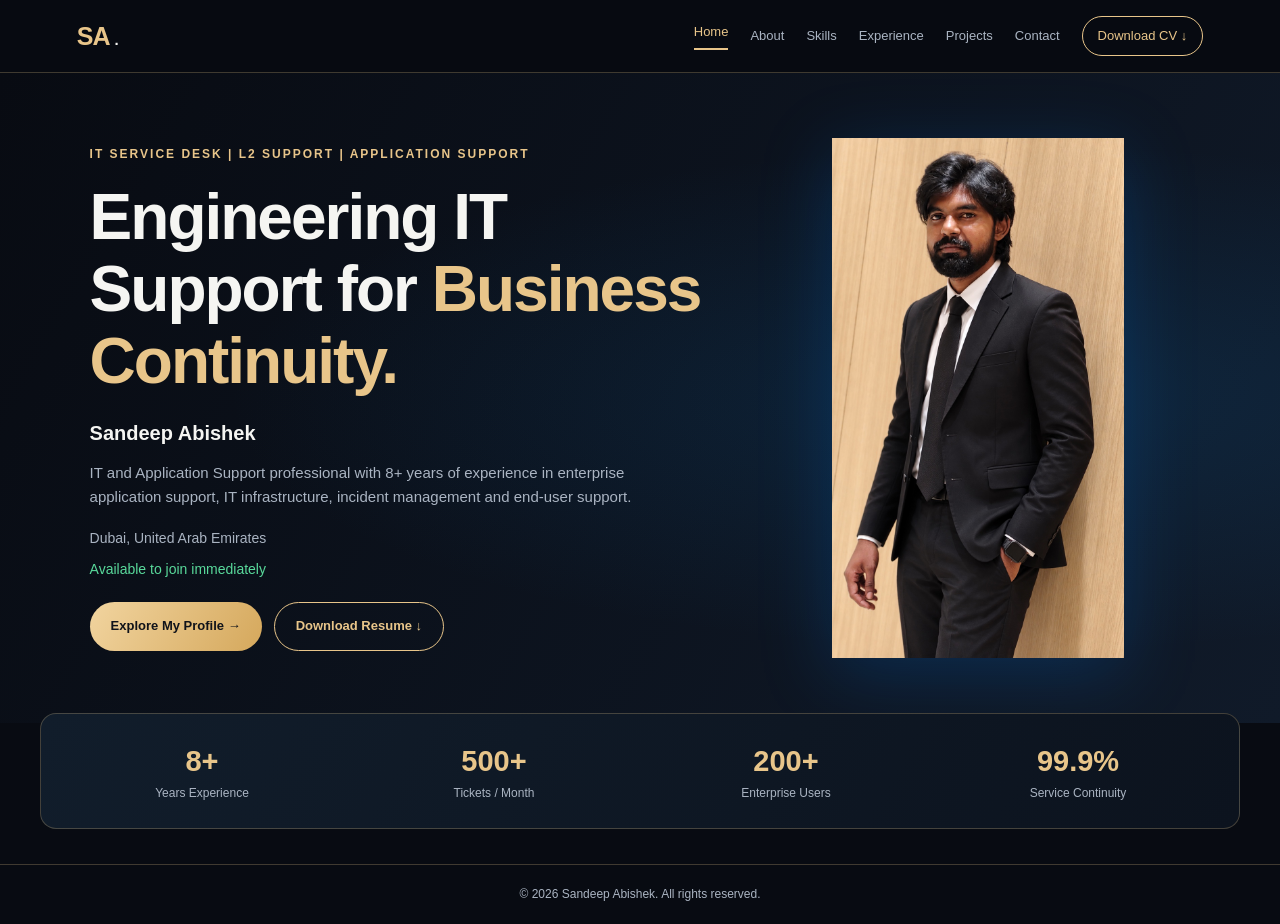
<file: index.html>
<!DOCTYPE html>
<html lang="en">
<head>
  <meta charset="UTF-8">
  <meta name="viewport" content="width=device-width, initial-scale=1.0">
  <meta name="theme-color" content="#080b12">
  <meta name="author" content="Sandeep Abishek">
  <meta name="description" content="Sandeep Abishek, IT Support and Application Support Engineer with 8+ years of experience in enterprise support, production support and incident management. Based in Dubai, UAE.">
  <title>Sandeep Abishek | IT Support Engineer</title>
  <link rel="stylesheet" href="css/style.css?v=3">
</head>

<body>

  <header class="header">
    <div class="nav-container">
      <a href="index.html" class="logo" aria-label="Sandeep Abishek Home">
        SA<span>.</span>
      </a>

      <button class="menu-toggle" id="menuToggle"
        type="button" aria-label="Toggle navigation"
        aria-expanded="false" aria-controls="navigation">
        ☰
      </button>

      <nav class="navigation" id="navigation" aria-label="Main navigation">
        <a href="index.html" class="active">Home</a>
        <a href="about.html">About</a>
        <a href="skills.html">Skills</a>
        <a href="experience.html">Experience</a>
        <a href="projects.html">Projects</a>
        <a href="contact.html">Contact</a>
        <a href="Sandeep-Abishek-CV.pdf" class="resume-btn"
          download="Sandeep-Abishek-CV.pdf">Download CV ↓</a>
      </nav>
    </div>
  </header>

  <main>

    <section class="hero" id="home">
      <div class="hero-content">
        <p class="eyebrow">IT SERVICE DESK | L2 SUPPORT | APPLICATION SUPPORT</p>

        <h1>
          Engineering IT Support
          for <span>Business Continuity.</span>
        </h1>

        <h2>Sandeep Abishek</h2>

        <p class="hero-description">
          IT and Application Support professional with 8+ years
          of experience in enterprise application support,
          IT infrastructure, incident management and
          end-user support.
        </p>

        <p class="location">Dubai, United Arab Emirates</p>
        <p class="availability">Available to join immediately</p>

        <div class="hero-actions">
          <a href="about.html" class="primary-btn">Explore My Profile →</a>
          <a href="Sandeep-Abishek-CV.pdf"
            class="secondary-btn"
            download="Sandeep-Abishek-CV.pdf">
            Download Resume ↓
          </a>
        </div>
      </div>

      <div class="hero-image">
        <img src="assets/images/profile-full.jpg"
          alt="Sandeep Abishek - IT Support Professional"
          fetchpriority="high">
      </div>
    </section>

    <section class="statistics" aria-label="Professional achievements">
      <div class="stat">
        <strong>8+</strong>
        <span>Years Experience</span>
      </div>

      <div class="stat">
        <strong>500+</strong>
        <span>Tickets / Month</span>
      </div>

      <div class="stat">
        <strong>200+</strong>
        <span>Enterprise Users</span>
      </div>

      <div class="stat">
        <strong>99.9%</strong>
        <span>Service Continuity</span>
      </div>
    </section>

  </main>

  <footer class="footer">
    <p>© <span id="currentYear">2026</span> Sandeep Abishek. All rights reserved.</p>
  </footer>

  <script src="js/script.js"></script>
</body>
</html>
</file>
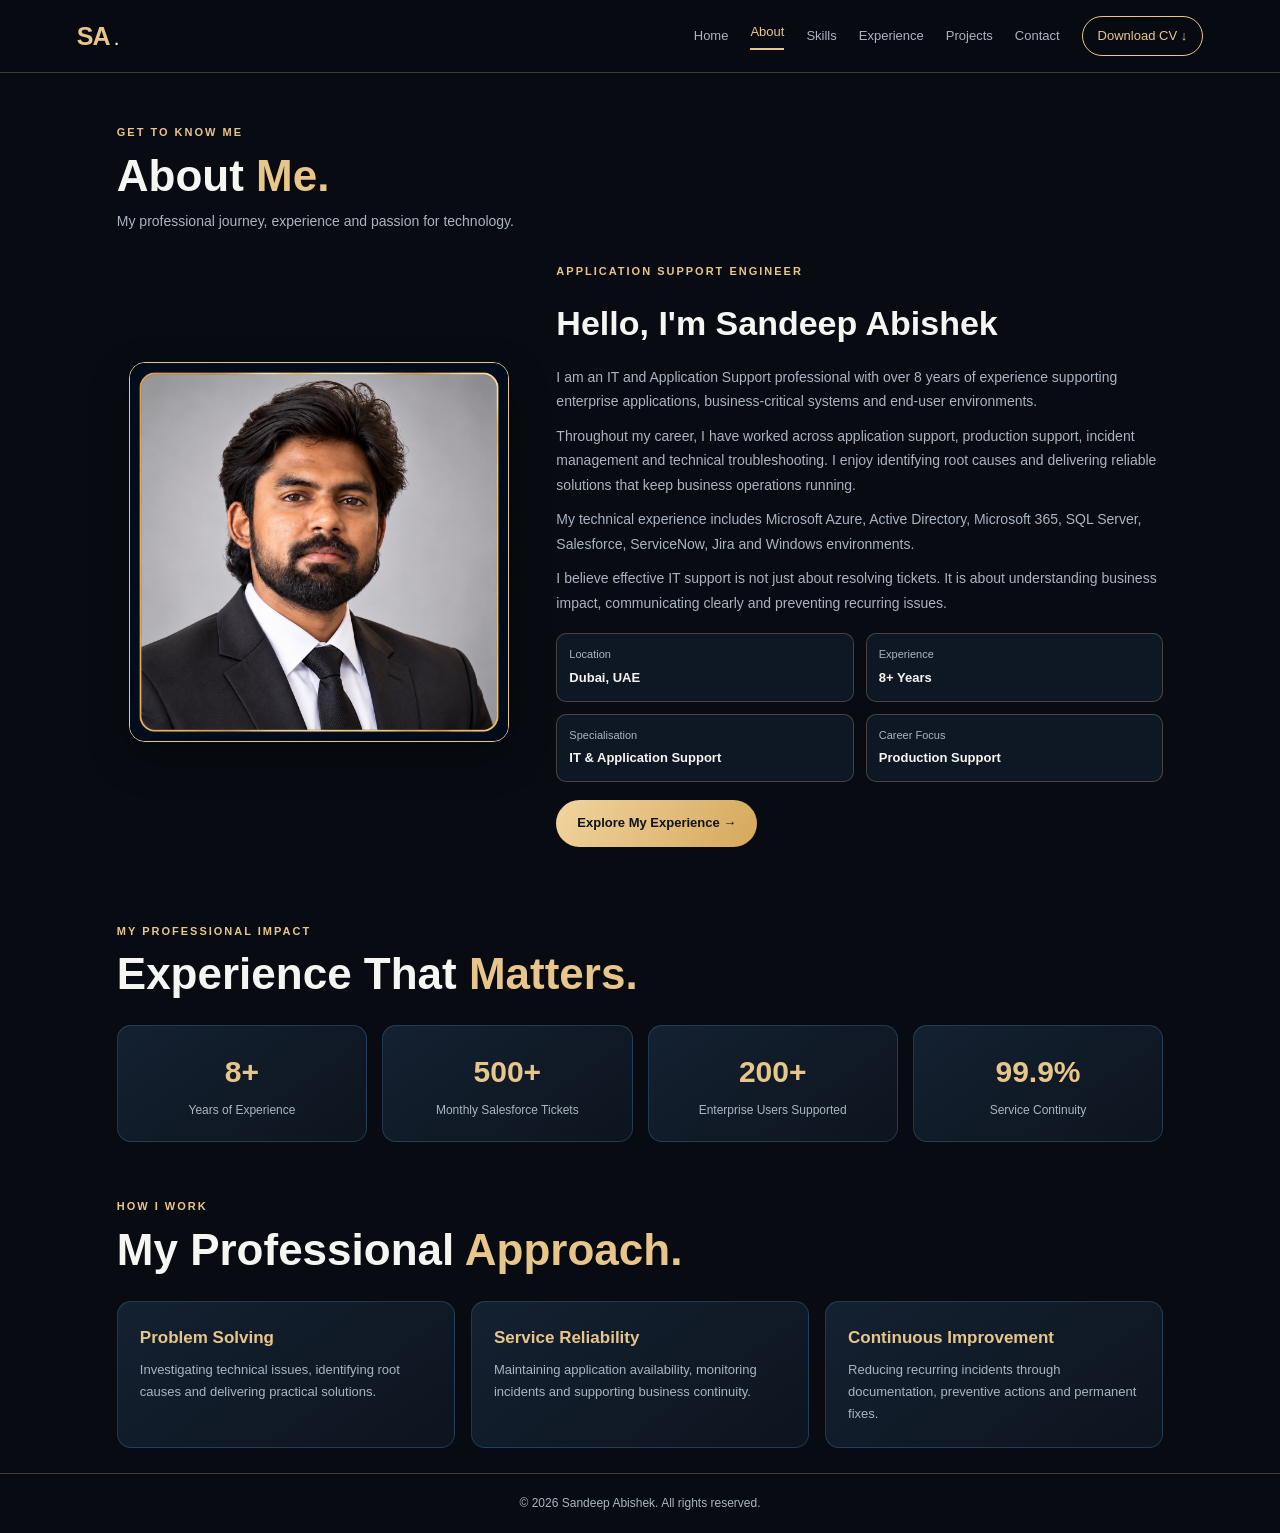
<file: about.html>
<!DOCTYPE html>
<html lang="en">
<head>
  <meta charset="UTF-8">
  <meta name="viewport" content="width=device-width, initial-scale=1.0">
  <meta name="theme-color" content="#080b12">
  <meta name="author" content="Sandeep Abishek">
  <meta name="description" content="About Sandeep Abishek, IT and Application Support professional with 8+ years of experience in Dubai, UAE.">
  <title>About Me | Sandeep Abishek</title>
  <link rel="stylesheet" href="css/style.css?v=3">
</head>

<body>

  <header class="header">
    <div class="nav-container">
      <a href="index.html" class="logo" aria-label="Sandeep Abishek Home">
        SA<span>.</span>
      </a>

      <button class="menu-toggle" id="menuToggle"
        type="button" aria-label="Toggle navigation"
        aria-expanded="false" aria-controls="navigation">
        ☰
      </button>

      <nav class="navigation" id="navigation" aria-label="Main navigation">
        <a href="index.html">Home</a>
        <a href="about.html" class="active">About</a>
        <a href="skills.html">Skills</a>
        <a href="experience.html">Experience</a>
        <a href="projects.html">Projects</a>
        <a href="contact.html">Contact</a>
        <a href="Sandeep-Abishek-CV.pdf" class="resume-btn"
          download="Sandeep-Abishek-CV.pdf">Download CV ↓</a>
      </nav>
    </div>
  </header>

  <main>

    <!-- ABOUT INTRODUCTION -->
    <section class="page-section about">
      <div class="container">

        <div class="section-heading">
          <span class="section-tag">GET TO KNOW ME</span>
          <h1>About <span>Me.</span></h1>
          <p>My professional journey, experience and passion for technology.</p>
        </div>

        <div class="about-grid">

          <div class="about-image">
            <img src="assets/images/profile-portrait.jpg"
              alt="Portrait of Sandeep Abishek"
              loading="lazy">
          </div>

          <div class="about-content">
            <span class="section-tag">APPLICATION SUPPORT ENGINEER</span>

            <h2>Hello, I'm Sandeep Abishek</h2>

            <p>
              I am an IT and Application Support professional with
              over 8 years of experience supporting enterprise
              applications, business-critical systems and
              end-user environments.
            </p>

            <p>
              Throughout my career, I have worked across application
              support, production support, incident management and
              technical troubleshooting. I enjoy identifying root
              causes and delivering reliable solutions that keep
              business operations running.
            </p>

            <p>
              My technical experience includes Microsoft Azure,
              Active Directory, Microsoft 365, SQL Server,
              Salesforce, ServiceNow, Jira and Windows environments.
            </p>

            <p>
              I believe effective IT support is not just about
              resolving tickets. It is about understanding business
              impact, communicating clearly and preventing
              recurring issues.
            </p>

            <div class="about-details">
              <div>
                <span>Location</span>
                <strong>Dubai, UAE</strong>
              </div>

              <div>
                <span>Experience</span>
                <strong>8+ Years</strong>
              </div>

              <div>
                <span>Specialisation</span>
                <strong>IT &amp; Application Support</strong>
              </div>

              <div>
                <span>Career Focus</span>
                <strong>Production Support</strong>
              </div>
            </div>

            <a href="experience.html" class="btn btn-primary">
              Explore My Experience →
            </a>
          </div>

        </div>
      </div>
    </section>

    <!-- PROFESSIONAL STATISTICS -->
    <section class="page-section compact-section">
      <div class="container">

        <div class="section-heading">
          <span class="section-tag">MY PROFESSIONAL IMPACT</span>
          <h2>Experience That <span>Matters.</span></h2>
        </div>

        <div class="stats-grid">
          <div class="stat-card">
            <h3>8+</h3>
            <p>Years of Experience</p>
          </div>

          <div class="stat-card">
            <h3>500+</h3>
            <p>Monthly Salesforce Tickets</p>
          </div>

          <div class="stat-card">
            <h3>200+</h3>
            <p>Enterprise Users Supported</p>
          </div>

          <div class="stat-card">
            <h3>99.9%</h3>
            <p>Service Continuity</p>
          </div>
        </div>

      </div>
    </section>

    <!-- PROFESSIONAL APPROACH -->
    <section class="page-section compact-section">
      <div class="container">

        <div class="section-heading">
          <span class="section-tag">HOW I WORK</span>
          <h2>My Professional <span>Approach.</span></h2>
        </div>

        <div class="cards-grid">

          <div class="info-card">
            <h3>Problem Solving</h3>
            <p>
              Investigating technical issues, identifying root
              causes and delivering practical solutions.
            </p>
          </div>

          <div class="info-card">
            <h3>Service Reliability</h3>
            <p>
              Maintaining application availability, monitoring
              incidents and supporting business continuity.
            </p>
          </div>

          <div class="info-card">
            <h3>Continuous Improvement</h3>
            <p>
              Reducing recurring incidents through documentation,
              preventive actions and permanent fixes.
            </p>
          </div>

        </div>
      </div>
    </section>

  </main>

  <footer class="footer">
    <div class="container">
      <p>
        © <span id="currentYear">2026</span>
        Sandeep Abishek. All rights reserved.
      </p>
    </div>
  </footer>

  <script src="js/script.js"></script>
</body>
</html>
</file>
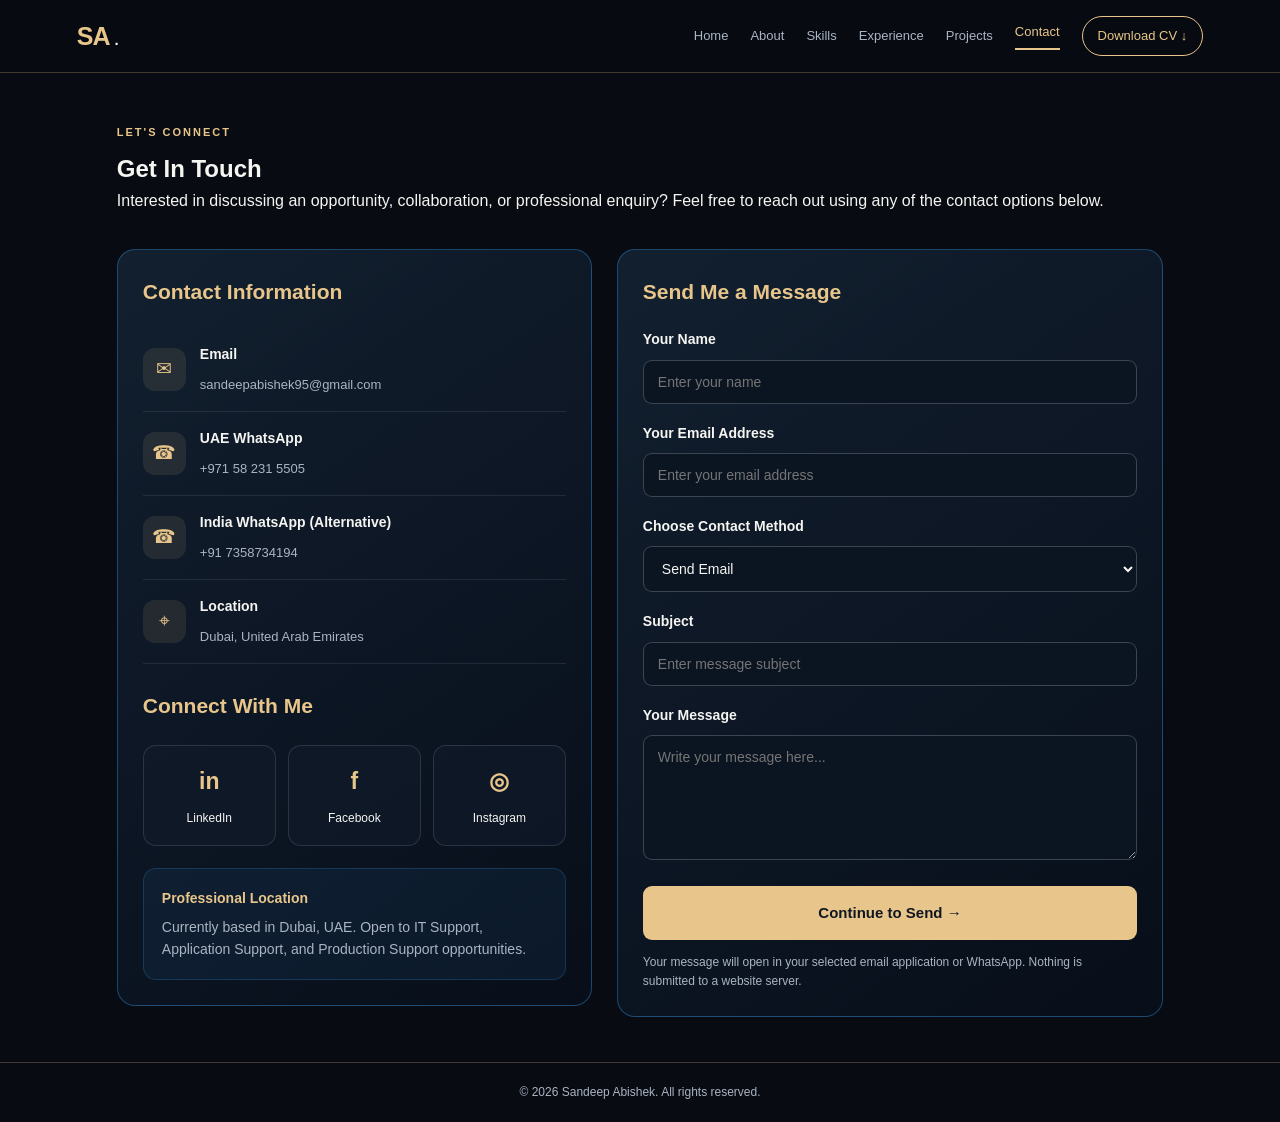
<file: contact.html>
<!DOCTYPE html>
<html lang="en">
<head>
    <meta charset="UTF-8">
    <meta name="viewport" content="width=device-width, initial-scale=1.0">
    <meta name="theme-color" content="#080b12">
    <title>Contact | Sandeep Abishek</title>
    <meta name="description"
        content="Contact Sandeep Abishek, IT and Application Support Engineer based in Dubai, UAE.">
    <link rel="stylesheet" href="css/style.css?v=3">
    <style>
        /* Contact page */
        #contactPage .contact-intro {
            margin-bottom: 35px;
        }
        #contactPage .contact-layout {
            display: grid;
            grid-template-columns: 1fr 1.15fr;
            gap: 25px;
            align-items: start;
        }
        #contactPage .contact-card {
            padding: 25px;
            border: 1px solid rgba(56, 170, 255, 0.35);
            border-radius: 18px;
            background: linear-gradient(
                145deg,
                rgba(20, 34, 51, 0.9),
                rgba(8, 15, 26, 0.95)
            );
        }
        #contactPage .contact-card h2 {
            color: var(--gold);
            font-size: 21px;
            margin-bottom: 20px;
        }
        /* Contact information */
        #contactPage .contact-item {
            display: flex;
            align-items: center;
            gap: 14px;
            padding: 15px 0;
            border-bottom: 1px solid rgba(170, 180, 194, 0.13);
        }
        #contactPage .contact-item:last-child {
            border-bottom: none;
        }
        #contactPage .contact-icon {
            display: flex;
            align-items: center;
            justify-content: center;
            flex-shrink: 0;
            width: 43px;
            height: 43px;
            border-radius: 12px;
            background: rgba(232, 197, 138, 0.1);
            color: var(--gold);
            font-size: 19px;
        }
        #contactPage .contact-info {
            min-width: 0;
        }
        #contactPage .contact-info strong {
            display: block;
            color: var(--white);
            font-size: 14px;
            margin-bottom: 5px;
        }
        #contactPage .contact-info a {
            color: var(--muted);
            font-size: 13px;
            text-decoration: none;
            overflow-wrap: anywhere;
        }
        #contactPage .contact-info a:hover {
            color: var(--gold);
        }
        /* Social links */
        #contactPage .social-grid {
            display: grid;
            grid-template-columns: repeat(3, minmax(0, 1fr));
            gap: 12px;
            margin-top: 22px;
        }
        #contactPage .social-link {
            display: flex;
            flex-direction: column;
            align-items: center;
            gap: 9px;
            padding: 17px 8px;
            border: 1px solid rgba(170, 180, 194, 0.18);
            border-radius: 13px;
            text-decoration: none;
            color: var(--white);
            background: rgba(17, 28, 42, 0.6);
            transition: 0.25s ease;
        }
        #contactPage .social-link:hover {
            border-color: var(--gold);
            transform: translateY(-3px);
        }
        #contactPage .social-symbol {
            color: var(--gold);
            font-size: 23px;
            font-weight: 800;
        }
        #contactPage .social-link span:last-child {
            font-size: 12px;
        }
        /* Message form */
        #contactPage .form-group {
            margin-bottom: 18px;
        }
        #contactPage .form-group label {
            display: block;
            color: var(--white);
            font-size: 14px;
            font-weight: 600;
            margin-bottom: 9px;
        }
        #contactPage .form-group input,
        #contactPage .form-group select,
        #contactPage .form-group textarea {
            width: 100%;
            box-sizing: border-box;
            padding: 13px 14px;
            color: var(--white);
            background: #0b1421;
            border: 1px solid rgba(170, 180, 194, 0.3);
            border-radius: 9px;
            font-family: inherit;
            font-size: 14px;
            outline: none;
        }
        #contactPage .form-group input:focus,
        #contactPage .form-group select:focus,
        #contactPage .form-group textarea:focus {
            border-color: var(--gold);
        }
        #contactPage .form-group select option {
            background: #101722;
            color: var(--white);
        }
        #contactPage .form-group textarea {
            min-height: 125px;
            resize: vertical;
        }
        #contactPage .send-button {
            display: block;
            width: 100%;
            padding: 15px;
            color: #101722;
            background: var(--gold);
            border: none;
            border-radius: 9px;
            font-size: 15px;
            font-weight: 800;
            cursor: pointer;
            transition: 0.25s ease;
        }
        #contactPage .send-button:hover {
            transform: translateY(-2px);
            box-shadow: 0 7px 20px rgba(232, 197, 138, 0.2);
        }
        #contactPage .form-note {
            color: var(--muted);
            font-size: 12px;
            line-height: 1.6;
            margin-top: 13px;
        }
        #contactPage .location-card {
            margin-top: 22px;
            padding: 18px;
            border-radius: 13px;
            background: rgba(56, 170, 255, 0.07);
            border: 1px solid rgba(56, 170, 255, 0.2);
            color: var(--muted);
            font-size: 14px;
        }
        #contactPage .location-card strong {
            color: var(--gold);
        }
        @media (max-width: 800px) {
            #contactPage .contact-layout {
                grid-template-columns: 1fr;
            }
        }
        @media (max-width: 650px) {
            #contactPage .contact-card {
                padding: 21px;
            }
            #contactPage .social-grid {
                gap: 8px;
            }
            #contactPage .social-link {
                padding: 14px 5px;
            }
        }
    </style>
</head>
<body>
    <!-- Navigation -->
    <header class="header">
        <div class="nav-container">
            <a href="index.html" class="logo">SA<span>.</span></a>
            <button class="menu-toggle" id="menuToggle"
                aria-label="Toggle navigation"
                aria-expanded="false">
                ☰
            </button>
            <nav class="navigation" id="navigation">
                <a href="index.html">Home</a>
                <a href="about.html">About</a>
                <a href="skills.html">Skills</a>
                <a href="experience.html">Experience</a>
                <a href="projects.html">Projects</a>
                <a href="contact.html" class="active">Contact</a>
                <a href="Sandeep-Abishek-CV.pdf"
                    class="resume-btn" download>
                    Download CV ↓
                </a>
            </nav>
        </div>
    </header>
    <main id="contactPage">
        <section class="page-section">
            <!-- Introduction -->
            <div class="contact-intro">
                <span class="section-tag">LET'S CONNECT</span>
                <h1>Get In <span>Touch</span></h1>
                <p class="section-description">
                    Interested in discussing an opportunity,
                    collaboration, or professional enquiry?
                    Feel free to reach out using any of the
                    contact options below.
                </p>
            </div>
            <div class="contact-layout">
                <!-- Contact Information -->
                <div class="contact-card">
                    <h2>Contact Information</h2>
                    <div class="contact-item">
                        <div class="contact-icon">✉</div>
                        <div class="contact-info">
                            <strong>Email</strong>
                            <a href="mailto:sandeepabishek95@gmail.com">
                                sandeepabishek95@gmail.com
                            </a>
                        </div>
                    </div>
                    <div class="contact-item">
                        <div class="contact-icon">☎</div>
                        <div class="contact-info">
                            <strong>UAE WhatsApp</strong>
                            <a href="https://wa.me/971582315505"
                                target="_blank"
                                rel="noopener noreferrer">
                                +971 58 231 5505
                            </a>
                        </div>
                    </div>
                    <div class="contact-item">
                        <div class="contact-icon">☎</div>
                        <div class="contact-info">
                            <strong>India WhatsApp (Alternative)</strong>
                            <a href="https://wa.me/917358734194"
                                target="_blank"
                                rel="noopener noreferrer">
                                +91 7358734194
                            </a>
                        </div>
                    </div>
                    <div class="contact-item">
                        <div class="contact-icon">⌖</div>
                        <div class="contact-info">
                            <strong>Location</strong>
                            <a href="https://www.google.com/maps/search/?api=1&query=Dubai+UAE"
                                target="_blank"
                                rel="noopener noreferrer">
                                Dubai, United Arab Emirates
                            </a>
                        </div>
                    </div>
                    <!-- Social Media -->
                    <h2 style="margin-top: 25px;">
                        Connect With Me
                    </h2>
                    <div class="social-grid">
                        <a class="social-link"
                            href="https://www.linkedin.com/in/sandeep-abishek-3b073719b"
                            target="_blank"
                            rel="noopener noreferrer">
                            <span class="social-symbol">in</span>
                            <span>LinkedIn</span>
                        </a>
                        <a class="social-link"
                            href="https://www.facebook.com/share/1CE82DA9eS/?mibextid=wwXIfr"
                            target="_blank"
                            rel="noopener noreferrer">
                            <span class="social-symbol">f</span>
                            <span>Facebook</span>
                        </a>
                        <a class="social-link"
                            href="https://www.instagram.com/rockyboysandy/"
                            target="_blank"
                            rel="noopener noreferrer">
                            <span class="social-symbol">◎</span>
                            <span>Instagram</span>
                        </a>
                    </div>
                    <div class="location-card">
                        <strong>Professional Location</strong>
                        <p style="margin-top: 7px;">
                            Currently based in Dubai, UAE.
                            Open to IT Support, Application Support,
                            and Production Support opportunities.
                        </p>
                    </div>
                </div>
                <!-- Interactive Message Form -->
                <div class="contact-card">
                    <h2>Send Me a Message</h2>
                    <form id="contactForm">
                        <div class="form-group">
                            <label for="visitorName">
                                Your Name
                            </label>
                            <input
                                type="text"
                                id="visitorName"
                                placeholder="Enter your name"
                                required>
                        </div>
                        <div class="form-group">
                            <label for="visitorEmail">
                                Your Email Address
                            </label>
                            <input
                                type="email"
                                id="visitorEmail"
                                placeholder="Enter your email address"
                                required>
                        </div>
                        <div class="form-group">
                            <label for="contactMethod">
                                Choose Contact Method
                            </label>
                            <select id="contactMethod" required>
                                <option value="email">
                                    Send Email
                                </option>
                                <option value="whatsapp">
                                    Send WhatsApp Message
                                </option>
                            </select>
                        </div>
                        <div class="form-group"
                            id="whatsappChoice"
                            style="display: none;">
                            <label for="whatsappNumber">
                                Select WhatsApp Number
                            </label>
                            <select id="whatsappNumber">
                                <option value="971582315505">
                                    UAE - +971 58 231 5505
                                </option>
                                <option value="917358734194">
                                    India - +91 7358734194
                                </option>
                            </select>
                        </div>
                        <div class="form-group">
                            <label for="messageSubject">
                                Subject
                            </label>
                            <input
                                type="text"
                                id="messageSubject"
                                placeholder="Enter message subject"
                                required>
                        </div>
                        <div class="form-group">
                            <label for="visitorMessage">
                                Your Message
                            </label>
                            <textarea
                                id="visitorMessage"
                                placeholder="Write your message here..."
                                required></textarea>
                        </div>
                        <button type="submit" class="send-button">
                            Continue to Send →
                        </button>
                        <p class="form-note">
                            Your message will open in your selected
                            email application or WhatsApp. Nothing is
                            submitted to a website server.
                        </p>
                    </form>
                </div>
            </div>
        </section>
    </main>
    <!-- Footer -->
    <footer class="footer">
        <p>
            © <span id="currentYear"></span>
            Sandeep Abishek. All rights reserved.
        </p>
    </footer>
    <!-- Contact Form Script -->
    <script src="js/script.js"></script>
    <script>
        document.addEventListener("DOMContentLoaded", function () {
            const contactMethod =
                document.getElementById("contactMethod");
            const whatsappChoice =
                document.getElementById("whatsappChoice");
            const contactForm =
                document.getElementById("contactForm");
            // Show WhatsApp number dropdown when selected
            contactMethod.addEventListener("change", function () {
                whatsappChoice.style.display =
                    this.value === "whatsapp" ? "block" : "none";
            });
            // Handle message submission
            contactForm.addEventListener("submit", function (event) {
                event.preventDefault();
                const name =
                    document.getElementById("visitorName").value.trim();
                const email =
                    document.getElementById("visitorEmail").value.trim();
                const subject =
                    document.getElementById("messageSubject").value.trim();
                const message =
                    document.getElementById("visitorMessage").value.trim();
                const method = contactMethod.value;
                if (method === "email") {
                    const emailSubject =
                        encodeURIComponent(subject);
                    const emailBody =
                        encodeURIComponent(
                            "Hello Sandeep,\n\n" +
                            message +
                            "\n\nRegards,\n" +
                            name +
                            "\nEmail: " + email
                        );
                    const emailURL =
                        "mailto:sandeepabishek95@gmail.com" +
                        "?subject=" + emailSubject +
                        "&body=" + emailBody;
                    window.location.href = emailURL;
                }
                else if (method === "whatsapp") {
                    const number =
                        document.getElementById("whatsappNumber").value;
                    const whatsappMessage =
                        encodeURIComponent(
                            "Hello Sandeep,\n\n" +
                            "My name is " + name + ".\n" +
                            "Email: " + email + "\n\n" +
                            "Subject: " + subject + "\n\n" +
                            message
                        );
                    const whatsappURL =
                        "https://wa.me/" + number +
                        "?text=" + whatsappMessage;
                    window.open(
                        whatsappURL,
                        "_blank",
                        "noopener,noreferrer"
                    );
                }
            });
        });
    </script>
</body>
</html>
</file>
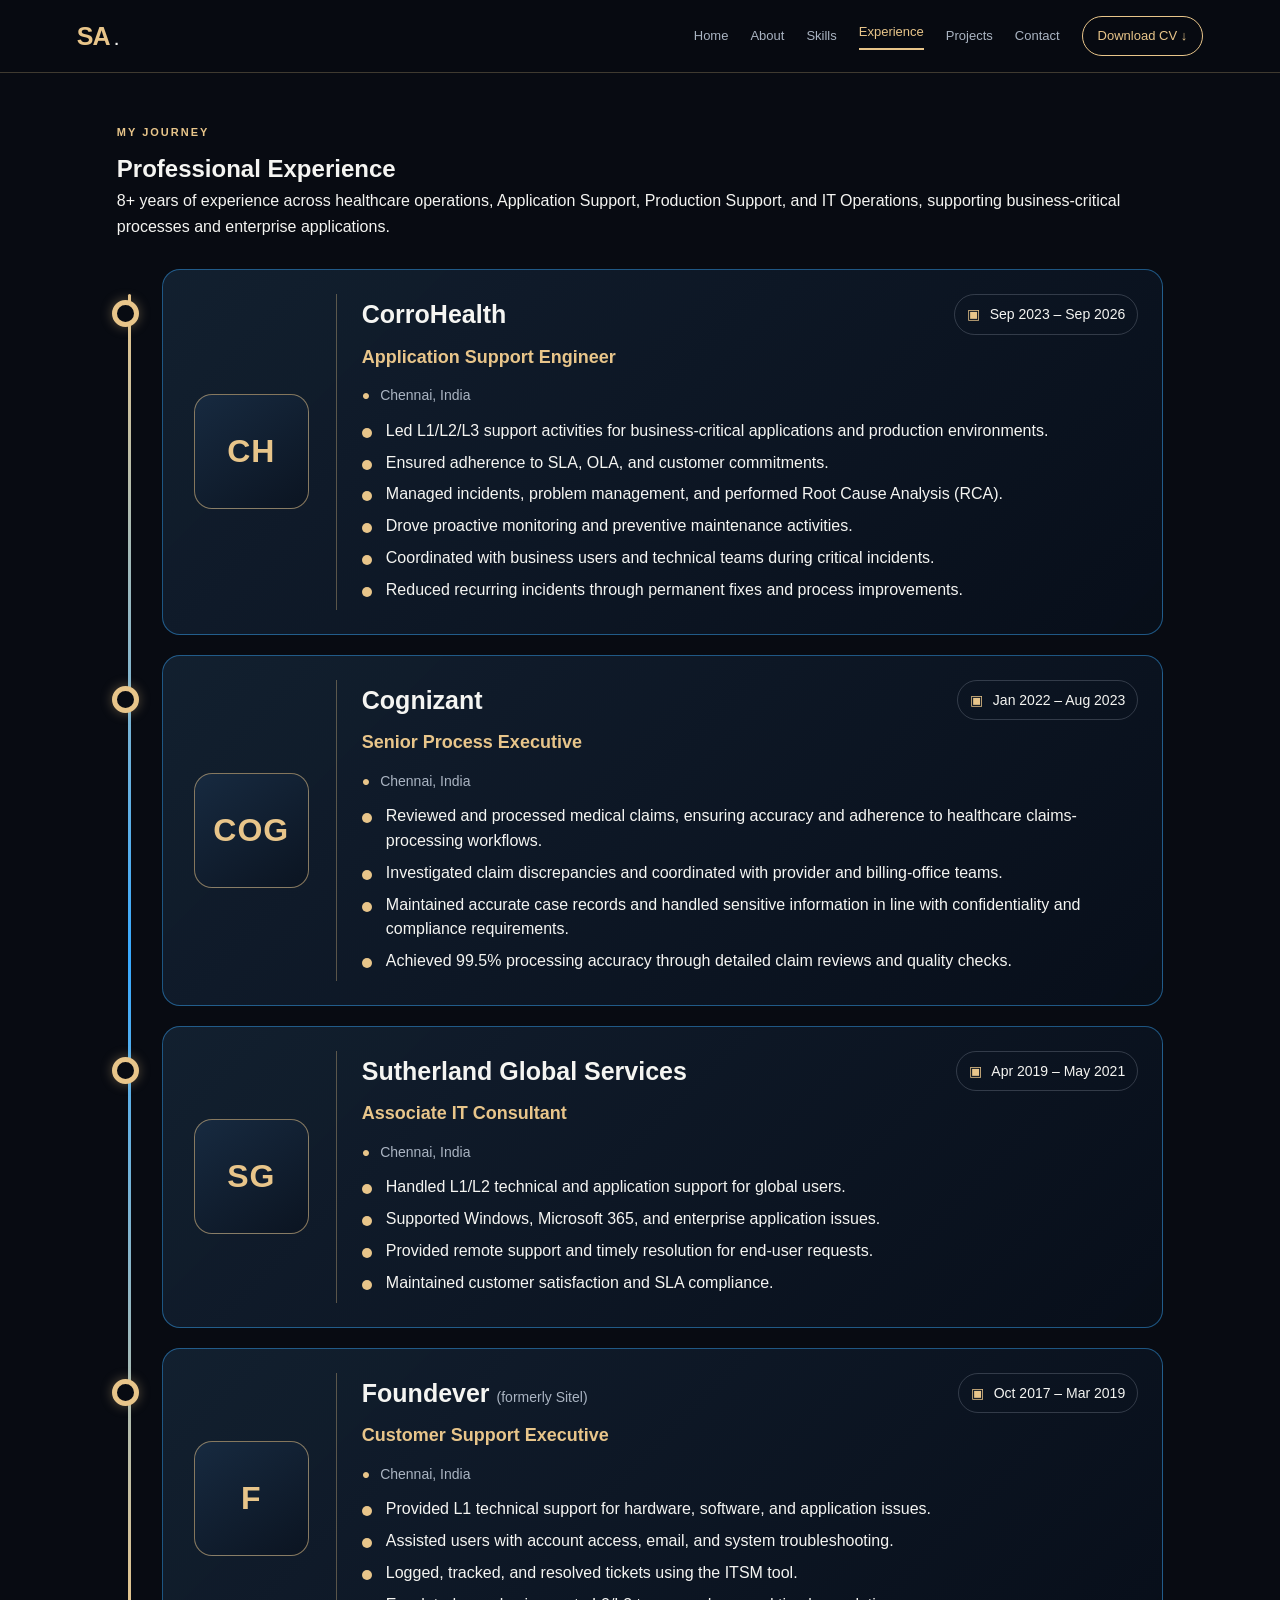
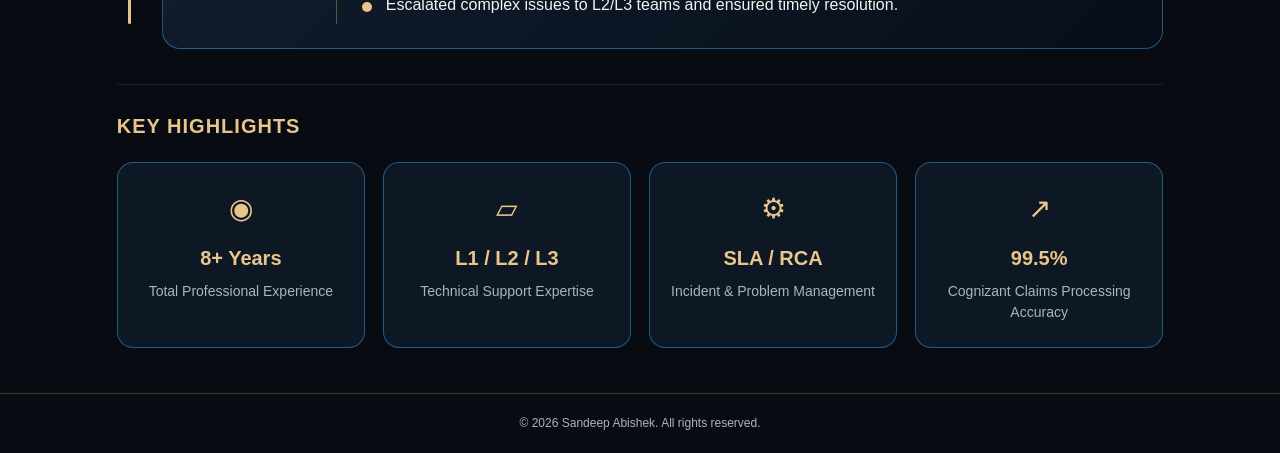
<file: experience.html>
<!DOCTYPE html>
<html lang="en">
<head>
    <meta charset="UTF-8">
    <meta name="viewport" content="width=device-width, initial-scale=1.0">
    <meta name="theme-color" content="#080b12">
    <title>Professional Experience | Sandeep Abishek</title>
    <meta name="description"
        content="Professional experience of Sandeep Abishek, with 8+ years of experience in IT support, healthcare claims processing and IT operations.">
    <link rel="stylesheet" href="css/style.css?v=3">
    <style>
        /* Experience page layout */
        #experiencePage .experience-intro {
            margin-bottom: 30px;
        }
        #experiencePage .experience-timeline {
            position: relative;
            display: flex;
            flex-direction: column;
            gap: 20px;
            padding-left: 45px;
        }
        #experiencePage .experience-timeline::before {
            content: "";
            position: absolute;
            left: 11px;
            top: 25px;
            bottom: 25px;
            width: 3px;
            background: linear-gradient(
                to bottom,
                var(--gold),
                var(--blue),
                var(--gold)
            );
            border-radius: 10px;
        }
        #experiencePage .experience-card {
            position: relative;
            display: grid;
            grid-template-columns: 150px minmax(0, 1fr);
            gap: 25px;
            padding: 24px;
            border: 1px solid rgba(56, 170, 255, 0.45);
            border-radius: 18px;
            background: linear-gradient(
                135deg,
                rgba(20, 34, 51, 0.9),
                rgba(8, 15, 26, 0.95)
            );
        }
        #experiencePage .experience-card::before {
            content: "";
            position: absolute;
            left: -51px;
            top: 30px;
            width: 17px;
            height: 17px;
            border: 5px solid var(--gold);
            border-radius: 50%;
            background: var(--bg);
            box-shadow: 0 0 12px rgba(232, 197, 138, 0.35);
        }
        /* Text-based company identity panels */
        #experiencePage .company-panel {
            display: flex;
            align-items: center;
            justify-content: center;
            border-right: 1px solid rgba(232, 197, 138, 0.35);
            padding-right: 20px;
        }
        #experiencePage .company-initials {
            display: flex;
            align-items: center;
            justify-content: center;
            width: 115px;
            height: 115px;
            border-radius: 18px;
            background: linear-gradient(
                145deg,
                #172a40,
                #0b1421
            );
            border: 1px solid rgba(232, 197, 138, 0.55);
            color: var(--gold);
            font-size: 32px;
            font-weight: 800;
            letter-spacing: 1px;
        }
        #experiencePage .experience-content {
            min-width: 0;
        }
        #experiencePage .experience-top {
            display: flex;
            justify-content: space-between;
            align-items: flex-start;
            flex-wrap: wrap;
            gap: 10px;
            margin-bottom: 8px;
        }
        #experiencePage .experience-top h2 {
            font-size: 25px;
            color: var(--white);
            margin: 0;
        }
        #experiencePage .former-name {
            font-size: 14px;
            font-weight: normal;
            color: var(--muted);
        }
        #experiencePage .experience-date {
            color: var(--white);
            font-size: 14px;
            padding: 8px 12px;
            border: 1px solid rgba(170, 180, 194, 0.25);
            border-radius: 25px;
            white-space: nowrap;
        }
        #experiencePage .experience-date span {
            color: var(--gold);
            margin-right: 6px;
        }
        #experiencePage .job-title {
            color: var(--gold);
            font-size: 18px;
            font-weight: 700;
            margin-bottom: 13px;
        }
        #experiencePage .experience-location {
            color: var(--muted);
            font-size: 14px;
            margin-bottom: 12px;
        }
        #experiencePage .experience-location span {
            color: var(--gold);
            margin-right: 6px;
        }
        #experiencePage .experience-list {
            list-style: none;
            padding: 0;
            margin: 0;
        }
        #experiencePage .experience-list li {
            position: relative;
            padding-left: 24px;
            margin-bottom: 7px;
            color: var(--white);
            line-height: 1.55;
        }
        #experiencePage .experience-list li::before {
            content: "";
            position: absolute;
            left: 0;
            top: 9px;
            width: 10px;
            height: 10px;
            background: var(--gold);
            border-radius: 50%;
        }
        /* Key highlights */
        #experiencePage .highlights-section {
            margin-top: 35px;
            padding-top: 25px;
            border-top: 1px solid rgba(170, 180, 194, 0.15);
        }
        #experiencePage .highlights-title {
            color: var(--gold);
            font-size: 20px;
            margin-bottom: 20px;
            letter-spacing: 1px;
        }
        #experiencePage .highlights-grid {
            display: grid;
            grid-template-columns: repeat(4, minmax(0, 1fr));
            gap: 18px;
        }
        #experiencePage .highlight-card {
            text-align: center;
            padding: 24px 15px;
            border: 1px solid rgba(56, 170, 255, 0.45);
            border-radius: 16px;
            background: rgba(17, 28, 42, 0.8);
        }
        #experiencePage .highlight-icon {
            font-size: 28px;
            color: var(--gold);
            margin-bottom: 10px;
        }
        #experiencePage .highlight-card h3 {
            color: var(--gold);
            font-size: 20px;
            margin-bottom: 7px;
        }
        #experiencePage .highlight-card p {
            color: var(--muted);
            font-size: 14px;
            line-height: 1.5;
            margin: 0;
        }
        /* Tablet */
        @media (max-width: 950px) {
            #experiencePage .experience-card {
                grid-template-columns: 115px minmax(0, 1fr);
                gap: 18px;
            }
            #experiencePage .company-initials {
                width: 90px;
                height: 90px;
                font-size: 27px;
            }
            #experiencePage .highlights-grid {
                grid-template-columns: repeat(2, minmax(0, 1fr));
            }
        }
        /* Mobile */
        @media (max-width: 650px) {
            #experiencePage .experience-timeline {
                padding-left: 27px;
                gap: 18px;
            }
            #experiencePage .experience-timeline::before {
                left: 5px;
            }
            #experiencePage .experience-card {
                display: block;
                padding: 20px;
            }
            #experiencePage .experience-card::before {
                left: -31px;
                top: 25px;
                width: 13px;
                height: 13px;
                border-width: 4px;
            }
            #experiencePage .company-panel {
                justify-content: flex-start;
                border-right: none;
                border-bottom: 1px solid rgba(232, 197, 138, 0.25);
                padding: 0 0 15px;
                margin-bottom: 16px;
            }
            #experiencePage .company-initials {
                width: 65px;
                height: 65px;
                font-size: 23px;
                border-radius: 12px;
            }
            #experiencePage .experience-top {
                display: block;
            }
            #experiencePage .experience-top h2 {
                font-size: 22px;
                margin-bottom: 10px;
            }
            #experiencePage .experience-date {
                display: inline-block;
                white-space: normal;
            }
            #experiencePage .job-title {
                font-size: 17px;
            }
            #experiencePage .experience-list li {
                font-size: 14px;
            }
            #experiencePage .highlights-grid {
                grid-template-columns: repeat(2, minmax(0, 1fr));
                gap: 12px;
            }
            #experiencePage .highlight-card {
                padding: 19px 10px;
            }
            #experiencePage .highlight-card h3 {
                font-size: 17px;
            }
        }
        @media (max-width: 380px) {
            #experiencePage .highlights-grid {
                grid-template-columns: 1fr;
            }
        }
    </style>
</head>
<body>
    <!-- Navigation -->
    <header class="header">
        <div class="nav-container">
            <a href="index.html" class="logo">SA<span>.</span></a>
            <button class="menu-toggle" id="menuToggle"
                aria-label="Toggle navigation"
                aria-expanded="false">
                ☰
            </button>
            <nav class="navigation" id="navigation">
                <a href="index.html">Home</a>
                <a href="about.html">About</a>
                <a href="skills.html">Skills</a>
                <a href="experience.html" class="active">Experience</a>
                <a href="projects.html">Projects</a>
                <a href="contact.html">Contact</a>
                <a href="Sandeep-Abishek-CV.pdf"
                    class="resume-btn" download>
                    Download CV ↓
                </a>
            </nav>
        </div>
    </header>
    <main id="experiencePage">
        <section class="page-section">
            <!-- Introduction -->
            <div class="experience-intro">
                <span class="section-tag">MY JOURNEY</span>
                <h1>Professional <span>Experience</span></h1>
                <p class="section-description">
                    8+ years of experience across healthcare operations,
                    Application Support, Production Support, and IT
                    Operations, supporting business-critical processes
                    and enterprise applications.
                </p>
            </div>
            <!-- Experience Timeline -->
            <div class="experience-timeline">
                <!-- CorroHealth -->
                <article class="experience-card">
                    <div class="company-panel">
                        <div class="company-initials">CH</div>
                    </div>
                    <div class="experience-content">
                        <div class="experience-top">
                            <h2>CorroHealth</h2>
                            <div class="experience-date">
                                <span>▣</span>
                                Sep 2023 – Sep 2026
                            </div>
                        </div>
                        <h3 class="job-title">
                            Application Support Engineer
                        </h3>
                        <p class="experience-location">
                            <span>●</span> Chennai, India
                        </p>
                        <ul class="experience-list">
                            <li>
                                Led L1/L2/L3 support activities for
                                business-critical applications and
                                production environments.
                            </li>
                            <li>
                                Ensured adherence to SLA, OLA, and
                                customer commitments.
                            </li>
                            <li>
                                Managed incidents, problem management,
                                and performed Root Cause Analysis (RCA).
                            </li>
                            <li>
                                Drove proactive monitoring and
                                preventive maintenance activities.
                            </li>
                            <li>
                                Coordinated with business users and
                                technical teams during critical incidents.
                            </li>
                            <li>
                                Reduced recurring incidents through
                                permanent fixes and process improvements.
                            </li>
                        </ul>
                    </div>
                </article>
                <!-- Cognizant -->
                <article class="experience-card">
                    <div class="company-panel">
                        <div class="company-initials">COG</div>
                    </div>
                    <div class="experience-content">
                        <div class="experience-top">
                            <h2>Cognizant</h2>
                            <div class="experience-date">
                                <span>▣</span>
                                Jan 2022 – Aug 2023
                            </div>
                        </div>
                        <h3 class="job-title">
                            Senior Process Executive
                        </h3>
                        <p class="experience-location">
                            <span>●</span> Chennai, India
                        </p>
                        <ul class="experience-list">
                            <li>
                                Reviewed and processed medical claims,
                                ensuring accuracy and adherence to
                                healthcare claims-processing workflows.
                            </li>
                            <li>
                                Investigated claim discrepancies and
                                coordinated with provider and billing-office
                                teams.
                            </li>
                            <li>
                                Maintained accurate case records and
                                handled sensitive information in line
                                with confidentiality and compliance
                                requirements.
                            </li>
                            <li>
                                Achieved 99.5% processing accuracy
                                through detailed claim reviews and
                                quality checks.
                            </li>
                        </ul>
                    </div>
                </article>
                <!-- Sutherland -->
                <article class="experience-card">
                    <div class="company-panel">
                        <div class="company-initials">SG</div>
                    </div>
                    <div class="experience-content">
                        <div class="experience-top">
                            <h2>Sutherland Global Services</h2>
                            <div class="experience-date">
                                <span>▣</span>
                                Apr 2019 – May 2021
                            </div>
                        </div>
                        <h3 class="job-title">
                            Associate IT Consultant
                        </h3>
                        <p class="experience-location">
                            <span>●</span> Chennai, India
                        </p>
                        <ul class="experience-list">
                            <li>
                                Handled L1/L2 technical and application
                                support for global users.
                            </li>
                            <li>
                                Supported Windows, Microsoft 365,
                                and enterprise application issues.
                            </li>
                            <li>
                                Provided remote support and timely
                                resolution for end-user requests.
                            </li>
                            <li>
                                Maintained customer satisfaction
                                and SLA compliance.
                            </li>
                        </ul>
                    </div>
                </article>
                <!-- Foundever -->
                <article class="experience-card">
                    <div class="company-panel">
                        <div class="company-initials">F</div>
                    </div>
                    <div class="experience-content">
                        <div class="experience-top">
                            <h2>
                                Foundever
                                <span class="former-name">
                                    (formerly Sitel)
                                </span>
                            </h2>
                            <div class="experience-date">
                                <span>▣</span>
                                Oct 2017 – Mar 2019
                            </div>
                        </div>
                        <h3 class="job-title">
                            Customer Support Executive 
                        </h3>
                        <p class="experience-location">
                            <span>●</span> Chennai, India
                        </p>
                        <ul class="experience-list">
                            <li>
                                Provided L1 technical support for hardware,
                                software, and application issues.
                            </li>
                            <li>
                                Assisted users with account access,
                                email, and system troubleshooting.
                            </li>
                            <li>
                                Logged, tracked, and resolved tickets
                                using the ITSM tool.
                            </li>
                            <li>
                                Escalated complex issues to L2/L3 teams
                                and ensured timely resolution.
                            </li>
                        </ul>
                    </div>
                </article>
            </div>
            <!-- Key Highlights -->
            <section class="highlights-section">
                <h2 class="highlights-title">
                    KEY HIGHLIGHTS
                </h2>
                <div class="highlights-grid">
                    <div class="highlight-card">
                        <div class="highlight-icon">◉</div>
                        <h3>8+ Years</h3>
                        <p>Total Professional Experience</p>
                    </div>
                    <div class="highlight-card">
                        <div class="highlight-icon">▱</div>
                        <h3>L1 / L2 / L3</h3>
                        <p>Technical Support Expertise</p>
                    </div>
                    <div class="highlight-card">
                        <div class="highlight-icon">⚙</div>
                        <h3>SLA / RCA</h3>
                        <p>Incident & Problem Management</p>
                    </div>
                    <div class="highlight-card">
                        <div class="highlight-icon">↗</div>
                        <h3>99.5%</h3>
                        <p>Cognizant Claims Processing Accuracy</p>
                    </div>
                </div>
            </section>
        </section>
    </main>
    <!-- Footer -->
    <footer class="footer">
        <p>
            © <span id="currentYear"></span>
            Sandeep Abishek. All rights reserved.
        </p>
    </footer>
    <script src="js/script.js"></script>
</body>
</html>
</file>
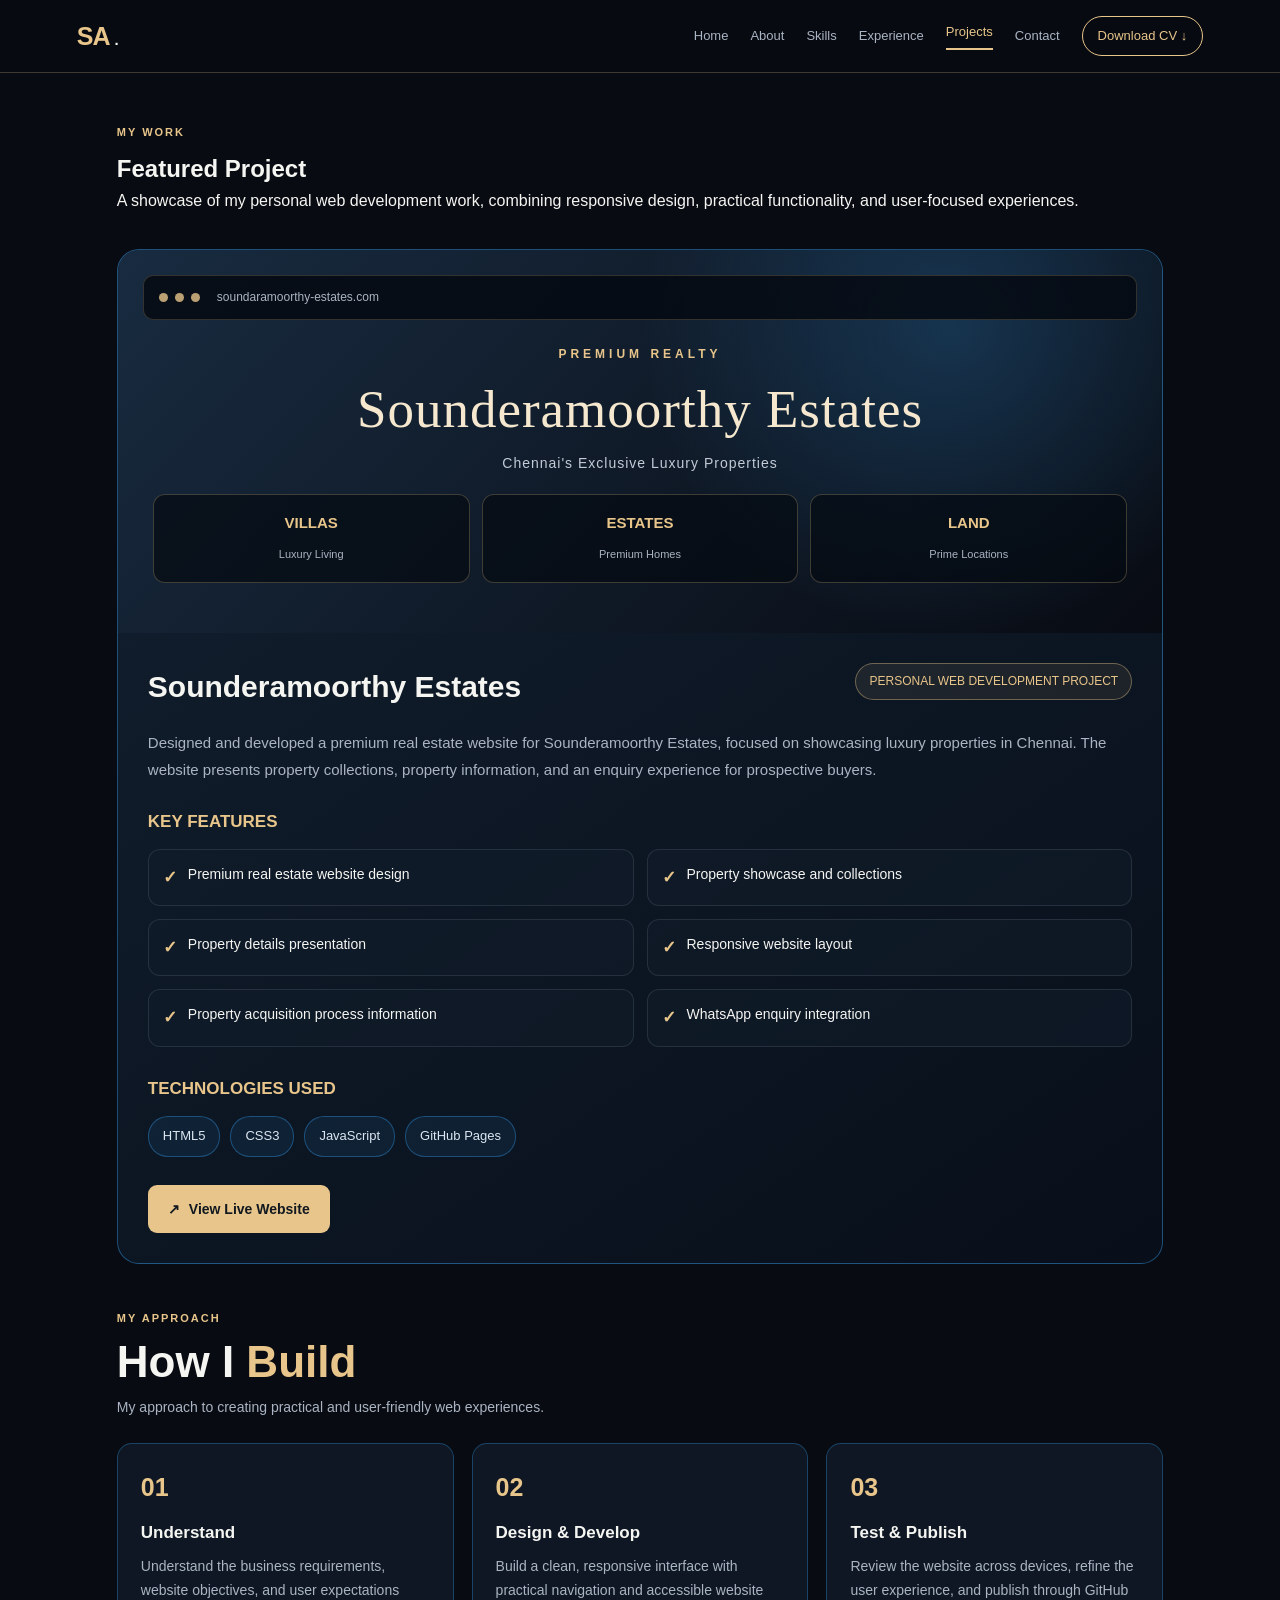
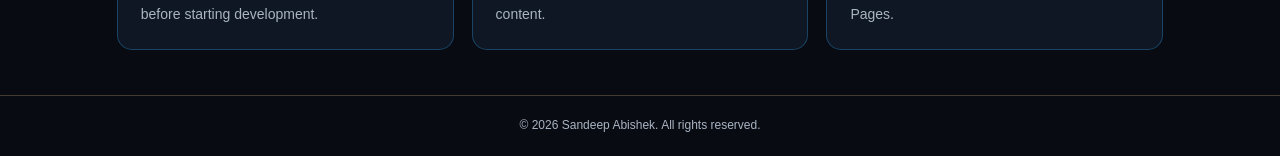
<file: projects.html>
<!DOCTYPE html>
<html lang="en">
<head>
    <meta charset="UTF-8">
    <meta name="viewport" content="width=device-width, initial-scale=1.0">
    <meta name="theme-color" content="#080b12">
    <title>Projects | Sandeep Abishek</title>
    <meta name="description"
        content="Explore the web development project created by Sandeep Abishek, including the Sounderamoorthy Estates real estate website.">
    <link rel="stylesheet" href="css/style.css?v=3">
    <style>
        /* Projects page */
        #projectsPage .projects-intro {
            margin-bottom: 35px;
        }
        #projectsPage .project-showcase {
            overflow: hidden;
            border: 1px solid rgba(56, 170, 255, 0.4);
            border-radius: 22px;
            background: linear-gradient(
                145deg,
                rgba(19, 33, 49, 0.98),
                rgba(8, 15, 26, 0.98)
            );
        }
        /* Project visual */
        #projectsPage .project-visual {
            min-height: 300px;
            position: relative;
            padding: 25px;
            display: flex;
            flex-direction: column;
            justify-content: space-between;
            overflow: hidden;
            background:
                radial-gradient(
                    circle at 80% 20%,
                    rgba(56, 170, 255, 0.2),
                    transparent 35%
                ),
                linear-gradient(
                    135deg,
                    #182b40,
                    #080b12
                );
        }
        #projectsPage .browser-bar {
            display: flex;
            align-items: center;
            gap: 7px;
            padding: 12px 15px;
            background: rgba(5, 10, 18, 0.85);
            border: 1px solid rgba(232, 197, 138, 0.2);
            border-radius: 10px;
        }
        #projectsPage .browser-dot {
            width: 9px;
            height: 9px;
            border-radius: 50%;
            background: var(--gold);
            opacity: 0.8;
        }
        #projectsPage .browser-address {
            flex: 1;
            margin-left: 10px;
            color: var(--muted);
            font-size: 12px;
            overflow: hidden;
            text-overflow: ellipsis;
            white-space: nowrap;
        }
        #projectsPage .visual-content {
            padding: 25px 10px;
            text-align: center;
        }
        #projectsPage .visual-tag {
            color: var(--gold);
            font-size: 12px;
            letter-spacing: 4px;
            font-weight: 700;
            margin-bottom: 15px;
        }
        #projectsPage .visual-title {
            color: #f5e8ce;
            font-family: Georgia, serif;
            font-size: clamp(30px, 5vw, 53px);
            font-weight: normal;
            letter-spacing: 1px;
            line-height: 1.15;
            margin-bottom: 12px;
        }
        #projectsPage .visual-subtitle {
            color: #c2cbd6;
            font-size: 14px;
            letter-spacing: 1px;
        }
        #projectsPage .visual-properties {
            display: grid;
            grid-template-columns: repeat(3, 1fr);
            gap: 12px;
            margin-top: 20px;
        }
        #projectsPage .visual-property {
            padding: 16px 8px;
            background: rgba(5, 10, 18, 0.7);
            border: 1px solid rgba(232, 197, 138, 0.25);
            border-radius: 12px;
        }
        #projectsPage .visual-property strong {
            display: block;
            color: var(--gold);
            font-size: 15px;
            margin-bottom: 5px;
        }
        #projectsPage .visual-property span {
            color: var(--muted);
            font-size: 11px;
        }
        /* Project information */
        #projectsPage .project-details {
            padding: 30px;
        }
        #projectsPage .project-heading {
            display: flex;
            align-items: flex-start;
            justify-content: space-between;
            flex-wrap: wrap;
            gap: 15px;
            margin-bottom: 18px;
        }
        #projectsPage .project-heading h2 {
            color: var(--white);
            font-size: clamp(22px, 4vw, 30px);
            margin: 0;
        }
        #projectsPage .project-type {
            display: inline-block;
            color: var(--gold);
            border: 1px solid rgba(232, 197, 138, 0.4);
            background: rgba(232, 197, 138, 0.08);
            border-radius: 25px;
            padding: 8px 13px;
            font-size: 12px;
            white-space: nowrap;
        }
        #projectsPage .project-description {
            color: var(--muted);
            font-size: 15px;
            line-height: 1.8;
            margin-bottom: 25px;
        }
        #projectsPage .project-section-title {
            color: var(--gold);
            font-size: 17px;
            margin-bottom: 14px;
        }
        #projectsPage .feature-grid {
            display: grid;
            grid-template-columns: repeat(2, minmax(0, 1fr));
            gap: 13px;
            margin-bottom: 28px;
        }
        #projectsPage .feature-item {
            display: flex;
            align-items: flex-start;
            gap: 11px;
            padding: 14px;
            border: 1px solid rgba(170, 180, 194, 0.15);
            border-radius: 12px;
            background: rgba(17, 28, 42, 0.65);
        }
        #projectsPage .feature-check {
            color: var(--gold);
            font-size: 17px;
            font-weight: bold;
            flex-shrink: 0;
        }
        #projectsPage .feature-item span:last-child {
            color: var(--white);
            font-size: 14px;
            line-height: 1.5;
        }
        /* Technology tags */
        #projectsPage .technology-list {
            display: flex;
            flex-wrap: wrap;
            gap: 10px;
            margin-bottom: 28px;
        }
        #projectsPage .technology-list span {
            padding: 9px 14px;
            color: #dce6f1;
            font-size: 13px;
            border: 1px solid rgba(56, 170, 255, 0.35);
            background: rgba(56, 170, 255, 0.08);
            border-radius: 20px;
        }
        /* Project links */
        #projectsPage .project-actions {
            display: flex;
            flex-wrap: wrap;
            gap: 13px;
        }
        #projectsPage .project-link {
            display: inline-flex;
            align-items: center;
            justify-content: center;
            gap: 9px;
            padding: 13px 20px;
            border-radius: 9px;
            text-decoration: none;
            font-size: 14px;
            font-weight: 700;
            transition: 0.25s ease;
        }
        #projectsPage .live-link {
            color: #111820;
            background: var(--gold);
        }
        #projectsPage .live-link:hover {
            transform: translateY(-3px);
            box-shadow: 0 7px 20px rgba(232, 197, 138, 0.2);
        }
        #projectsPage .secondary-link {
            color: var(--white);
            border: 1px solid rgba(232, 197, 138, 0.45);
            background: rgba(232, 197, 138, 0.06);
        }
        #projectsPage .secondary-link:hover {
            border-color: var(--gold);
            transform: translateY(-3px);
        }
        /* Development approach */
        #projectsPage .approach-section {
            margin-top: 40px;
        }
        #projectsPage .approach-grid {
            display: grid;
            grid-template-columns: repeat(3, minmax(0, 1fr));
            gap: 18px;
        }
        #projectsPage .approach-card {
            padding: 23px;
            border: 1px solid rgba(56, 170, 255, 0.3);
            border-radius: 15px;
            background: rgba(17, 28, 42, 0.75);
        }
        #projectsPage .approach-number {
            color: var(--gold);
            font-size: 25px;
            font-weight: 800;
            margin-bottom: 12px;
        }
        #projectsPage .approach-card h3 {
            color: var(--white);
            font-size: 17px;
            margin-bottom: 9px;
        }
        #projectsPage .approach-card p {
            color: var(--muted);
            font-size: 14px;
            line-height: 1.7;
            margin: 0;
        }
        /* Mobile */
        @media (max-width: 650px) {
            #projectsPage .project-visual {
                min-height: 270px;
                padding: 16px;
            }
            #projectsPage .visual-content {
                padding: 22px 5px;
            }
            #projectsPage .visual-tag {
                letter-spacing: 2px;
            }
            #projectsPage .visual-properties {
                gap: 7px;
            }
            #projectsPage .visual-property {
                padding: 12px 5px;
            }
            #projectsPage .visual-property strong {
                font-size: 13px;
            }
            #projectsPage .visual-property span {
                font-size: 10px;
            }
            #projectsPage .project-details {
                padding: 21px;
            }
            #projectsPage .project-heading {
                display: block;
            }
            #projectsPage .project-type {
                margin-top: 12px;
            }
            #projectsPage .feature-grid {
                grid-template-columns: 1fr;
            }
            #projectsPage .approach-grid {
                grid-template-columns: 1fr;
            }
            #projectsPage .project-actions {
                flex-direction: column;
            }
            #projectsPage .project-link {
                width: 100%;
                box-sizing: border-box;
            }
        }
    </style>
</head>
<body>
    <!-- Navigation -->
    <header class="header">
        <div class="nav-container">
            <a href="index.html" class="logo">SA<span>.</span></a>
            <button class="menu-toggle" id="menuToggle"
                aria-label="Toggle navigation"
                aria-expanded="false">
                ☰
            </button>
            <nav class="navigation" id="navigation">
                <a href="index.html">Home</a>
                <a href="about.html">About</a>
                <a href="skills.html">Skills</a>
                <a href="experience.html">Experience</a>
                <a href="projects.html" class="active">Projects</a>
                <a href="contact.html">Contact</a>
                <a href="Sandeep-Abishek-CV.pdf"
                    class="resume-btn" download>
                    Download CV ↓
                </a>
            </nav>
        </div>
    </header>
    <main id="projectsPage">
        <section class="page-section">
            <!-- Introduction -->
            <div class="projects-intro">
                <span class="section-tag">MY WORK</span>
                <h1>Featured <span>Project</span></h1>
                <p class="section-description">
                    A showcase of my personal web development work,
                    combining responsive design, practical functionality,
                    and user-focused experiences.
                </p>
            </div>
            <!-- Featured Project -->
            <article class="project-showcase">
                <!-- Visual Preview -->
                <div class="project-visual">
                    <div class="browser-bar">
                        <span class="browser-dot"></span>
                        <span class="browser-dot"></span>
                        <span class="browser-dot"></span>
                        <div class="browser-address">
                            soundaramoorthy-estates.com
                        </div>
                    </div>
                    <div class="visual-content">
                        <div class="visual-tag">
                            PREMIUM REALTY
                        </div>
                        <h2 class="visual-title">
                            Sounderamoorthy Estates
                        </h2>
                        <p class="visual-subtitle">
                            Chennai's Exclusive Luxury Properties
                        </p>
                        <div class="visual-properties">
                            <div class="visual-property">
                                <strong>VILLAS</strong>
                                <span>Luxury Living</span>
                            </div>
                            <div class="visual-property">
                                <strong>ESTATES</strong>
                                <span>Premium Homes</span>
                            </div>
                            <div class="visual-property">
                                <strong>LAND</strong>
                                <span>Prime Locations</span>
                            </div>
                        </div>
                    </div>
                </div>
                <!-- Project Details -->
                <div class="project-details">
                    <div class="project-heading">
                        <h2>
                            Sounderamoorthy Estates
                        </h2>
                        <span class="project-type">
                            PERSONAL WEB DEVELOPMENT PROJECT
                        </span>
                    </div>
                    <p class="project-description">
                        Designed and developed a premium real estate
                        website for Sounderamoorthy Estates, focused on
                        showcasing luxury properties in Chennai.
                        The website presents property collections,
                        property information, and an enquiry experience
                        for prospective buyers.
                    </p>
                    <!-- Key Features -->
                    <h3 class="project-section-title">
                        KEY FEATURES
                    </h3>
                    <div class="feature-grid">
                        <div class="feature-item">
                            <span class="feature-check">✓</span>
                            <span>
                                Premium real estate website design
                            </span>
                        </div>
                        <div class="feature-item">
                            <span class="feature-check">✓</span>
                            <span>
                                Property showcase and collections
                            </span>
                        </div>
                        <div class="feature-item">
                            <span class="feature-check">✓</span>
                            <span>
                                Property details presentation
                            </span>
                        </div>
                        <div class="feature-item">
                            <span class="feature-check">✓</span>
                            <span>
                                Responsive website layout
                            </span>
                        </div>
                        <div class="feature-item">
                            <span class="feature-check">✓</span>
                            <span>
                                Property acquisition process information
                            </span>
                        </div>
                        <div class="feature-item">
                            <span class="feature-check">✓</span>
                            <span>
                                WhatsApp enquiry integration
                            </span>
                        </div>
                    </div>
                    <!-- Technologies -->
                    <h3 class="project-section-title">
                        TECHNOLOGIES USED
                    </h3>
                    <div class="technology-list">
                        <span>HTML5</span>
                        <span>CSS3</span>
                        <span>JavaScript</span>
                        <span>GitHub Pages</span>
                    </div>
                    <!-- Project Links -->
                    <div class="project-actions">
                        <a
                            href="https://sandeepabishek95-cloud.github.io/Jagan-realestate/"
                            target="_blank"
                            rel="noopener noreferrer"
                            class="project-link live-link">
                            <span>↗</span>
                            View Live Website
                        </a>
                    </div>
                </div>
            </article>
            <!-- Development Approach -->
            <section class="approach-section">
                <div class="section-heading">
                    <span class="section-tag">
                        MY APPROACH
                    </span>
                    <h2>How I <span>Build</span></h2>
                    <p class="section-description">
                        My approach to creating practical and
                        user-friendly web experiences.
                    </p>
                </div>
                <div class="approach-grid">
                    <div class="approach-card">
                        <div class="approach-number">01</div>
                        <h3>Understand</h3>
                        <p>
                            Understand the business requirements,
                            website objectives, and user expectations
                            before starting development.
                        </p>
                    </div>
                    <div class="approach-card">
                        <div class="approach-number">02</div>
                        <h3>Design & Develop</h3>
                        <p>
                            Build a clean, responsive interface
                            with practical navigation and
                            accessible website content.
                        </p>
                    </div>
                    <div class="approach-card">
                        <div class="approach-number">03</div>
                        <h3>Test & Publish</h3>
                        <p>
                            Review the website across devices,
                            refine the user experience, and
                            publish through GitHub Pages.
                        </p>
                    </div>
                </div>
            </section>
        </section>
    </main>
    <!-- Footer -->
    <footer class="footer">
        <p>
            © <span id="currentYear"></span>
            Sandeep Abishek. All rights reserved.
        </p>
    </footer>
    <script src="js/script.js"></script>
</body>
</html>
</file>
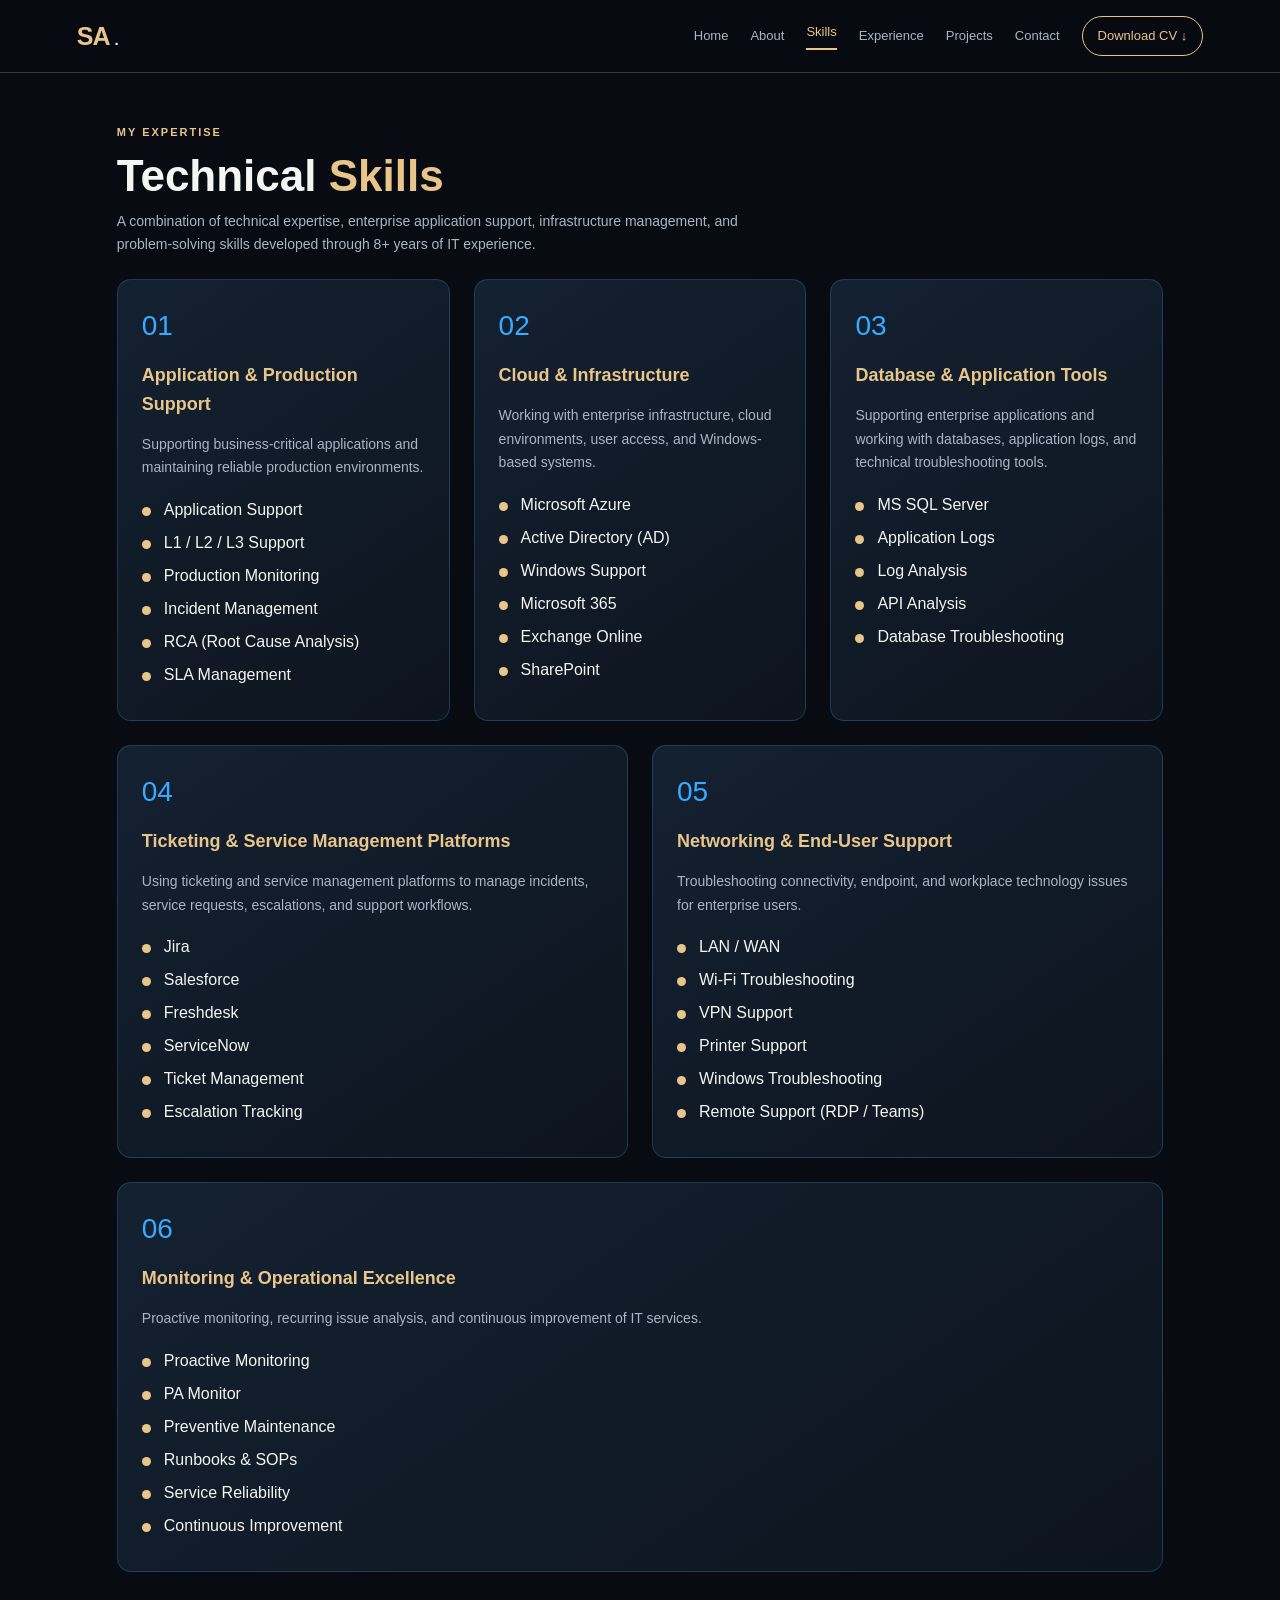
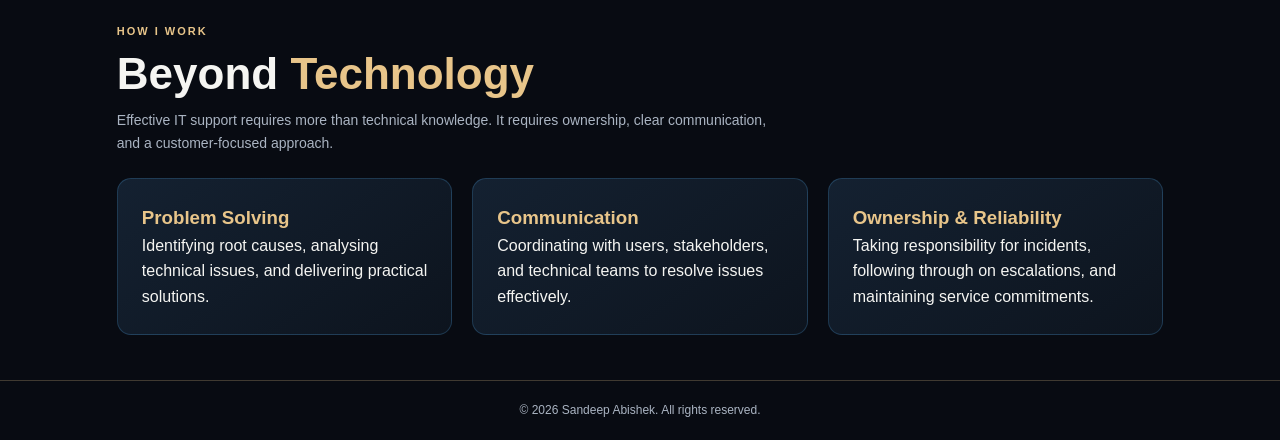
<file: skills.html>
<!DOCTYPE html>
<html lang="en">
<head>
    <meta charset="UTF-8">
    <meta name="viewport" content="width=device-width, initial-scale=1.0">
    <meta name="theme-color" content="#080b12">
    <title>Technical Skills | Sandeep Abishek</title>
    <meta name="description"
        content="Explore the technical skills of Sandeep Abishek, an IT and Application Support Engineer with 8+ years of experience.">
    <link rel="stylesheet" href="css/style.css?v=3">
    <style>
        /* Skills page layout */
        #skillsPage .skills-grid {
            display: grid;
            grid-template-columns: repeat(6, minmax(0, 1fr));
            gap: 24px;
        }
        #skillsPage .skill-card {
            grid-column: span 2;
            padding: 24px;
        }
        #skillsPage .skill-card:nth-child(4),
        #skillsPage .skill-card:nth-child(5) {
            grid-column: span 3;
        }
        #skillsPage .skill-card:nth-child(6) {
            grid-column: span 6;
        }
        #skillsPage .skill-card h3 {
            margin-bottom: 14px;
        }
        #skillsPage .skill-card p {
            margin-bottom: 18px;
            line-height: 1.7;
        }
        /* Gold bullet points */
        #skillsPage .skill-list {
            list-style: none;
            padding: 0;
            margin: 0;
        }
        #skillsPage .skill-list li {
            position: relative;
            padding-left: 22px;
            margin-bottom: 9px;
            line-height: 1.5;
            color: var(--white);
        }
        #skillsPage .skill-list li::before {
            content: "";
            position: absolute;
            left: 0;
            top: 9px;
            width: 9px;
            height: 9px;
            border-radius: 50%;
            background: var(--gold);
        }
        #skillsPage .skill-icon {
            margin-bottom: 12px;
        }
        #skillsPage .beyond-section {
            margin-top: 45px;
        }
        #skillsPage .beyond-section .cards-grid {
            gap: 20px;
        }
        #skillsPage .beyond-section .card h3 {
            color: var(--gold);
        }
        @media (max-width: 950px) {
            #skillsPage .skills-grid {
                grid-template-columns: repeat(2, minmax(0, 1fr));
            }
            #skillsPage .skill-card,
            #skillsPage .skill-card:nth-child(4),
            #skillsPage .skill-card:nth-child(5),
            #skillsPage .skill-card:nth-child(6) {
                grid-column: span 1;
            }
        }
        @media (max-width: 650px) {
            #skillsPage .skills-grid {
                grid-template-columns: 1fr;
                gap: 18px;
            }
            #skillsPage .skill-card,
            #skillsPage .skill-card:nth-child(4),
            #skillsPage .skill-card:nth-child(5),
            #skillsPage .skill-card:nth-child(6) {
                grid-column: span 1;
                padding: 22px;
            }
            #skillsPage .beyond-section {
                margin-top: 30px;
            }
        }
    </style>
</head>
<body>
    <!-- Navigation -->
    <header class="header">
        <div class="nav-container">
            <a href="index.html" class="logo">SA<span>.</span></a>
            <button class="menu-toggle" id="menuToggle"
                aria-label="Toggle navigation"
                aria-expanded="false">
                ☰
            </button>
            <nav class="navigation" id="navigation">
                <a href="index.html">Home</a>
                <a href="about.html">About</a>
                <a href="skills.html" class="active">Skills</a>
                <a href="experience.html">Experience</a>
                <a href="projects.html">Projects</a>
                <a href="contact.html">Contact</a>
                <a href="Sandeep-Abishek-CV.pdf"
                    class="resume-btn" download>
                    Download CV ↓
                </a>
            </nav>
        </div>
    </header>
    <main id="skillsPage">
        <!-- Technical Skills -->
        <section class="page-section">
            <div class="section-heading">
                <span class="section-tag">MY EXPERTISE</span>
                <h1>Technical <span>Skills</span></h1>
                <p class="section-description">
                    A combination of technical expertise, enterprise
                    application support, infrastructure management, and
                    problem-solving skills developed through 8+ years
                    of IT experience.
                </p>
            </div>
            <div class="skills-grid">
                <!-- 01 Application Support -->
                <div class="skill-card card">
                    <div class="skill-icon">01</div>
                    <h3>Application & Production Support</h3>
                    <p>
                        Supporting business-critical applications and
                        maintaining reliable production environments.
                    </p>
                    <ul class="skill-list">
                        <li>Application Support</li>
                        <li>L1 / L2 / L3 Support</li>
                        <li>Production Monitoring</li>
                        <li>Incident Management</li>
                        <li>RCA (Root Cause Analysis)</li>
                        <li>SLA Management</li>
                    </ul>
                </div>
                <!-- 02 Cloud and Infrastructure -->
                <div class="skill-card card">
                    <div class="skill-icon">02</div>
                    <h3>Cloud & Infrastructure</h3>
                    <p>
                        Working with enterprise infrastructure, cloud
                        environments, user access, and Windows-based systems.
                    </p>
                    <ul class="skill-list">
                        <li>Microsoft Azure</li>
                        <li>Active Directory (AD)</li>
                        <li>Windows Support</li>
                        <li>Microsoft 365</li>
                        <li>Exchange Online</li>
                        <li>SharePoint</li>
                    </ul>
                </div>
                <!-- 03 Database and Application Tools -->
                <div class="skill-card card">
                    <div class="skill-icon">03</div>
                    <h3>Database & Application Tools</h3>
                    <p>
                        Supporting enterprise applications and working
                        with databases, application logs, and technical
                        troubleshooting tools.
                    </p>
                    <ul class="skill-list">
                        <li>MS SQL Server</li>
                        <li>Application Logs</li>
                        <li>Log Analysis</li>
                        <li>API Analysis</li>
                        <li>Database Troubleshooting</li>
                    </ul>
                </div>
                <!-- 04 Ticketing Platforms -->
                <div class="skill-card card">
                    <div class="skill-icon">04</div>
                    <h3>Ticketing & Service Management Platforms</h3>
                    <p>
                        Using ticketing and service management platforms
                        to manage incidents, service requests, escalations,
                        and support workflows.
                    </p>
                    <ul class="skill-list">
                        <li>Jira</li>
                        <li>Salesforce</li>
                        <li>Freshdesk</li>
                        <li>ServiceNow</li>
                        <li>Ticket Management</li>
                        <li>Escalation Tracking</li>
                    </ul>
                </div>
                <!-- 05 Networking and End User Support -->
                <div class="skill-card card">
                    <div class="skill-icon">05</div>
                    <h3>Networking & End-User Support</h3>
                    <p>
                        Troubleshooting connectivity, endpoint, and
                        workplace technology issues for enterprise users.
                    </p>
                    <ul class="skill-list">
                        <li>LAN / WAN</li>
                        <li>Wi-Fi Troubleshooting</li>
                        <li>VPN Support</li>
                        <li>Printer Support</li>
                        <li>Windows Troubleshooting</li>
                        <li>Remote Support (RDP / Teams)</li>
                    </ul>
                </div>
                <!-- 06 Monitoring and Operations -->
                <div class="skill-card card">
                    <div class="skill-icon">06</div>
                    <h3>Monitoring & Operational Excellence</h3>
                    <p>
                        Proactive monitoring, recurring issue analysis,
                        and continuous improvement of IT services.
                    </p>
                    <ul class="skill-list">
                        <li>Proactive Monitoring</li>
                        <li>PA Monitor</li>
                        <li>Preventive Maintenance</li>
                        <li>Runbooks & SOPs</li>
                        <li>Service Reliability</li>
                        <li>Continuous Improvement</li>
                    </ul>
                </div>
            </div>
            <!-- Beyond Technology -->
            <div class="beyond-section">
                <div class="section-heading">
                    <span class="section-tag">HOW I WORK</span>
                    <h2>Beyond <span>Technology</span></h2>
                    <p class="section-description">
                        Effective IT support requires more than technical
                        knowledge. It requires ownership, clear communication,
                        and a customer-focused approach.
                    </p>
                </div>
                <div class="cards-grid">
                    <div class="card">
                        <h3>Problem Solving</h3>
                        <p>
                            Identifying root causes, analysing technical
                            issues, and delivering practical solutions.
                        </p>
                    </div>
                    <div class="card">
                        <h3>Communication</h3>
                        <p>
                            Coordinating with users, stakeholders, and
                            technical teams to resolve issues effectively.
                        </p>
                    </div>
                    <div class="card">
                        <h3>Ownership & Reliability</h3>
                        <p>
                            Taking responsibility for incidents, following
                            through on escalations, and maintaining
                            service commitments.
                        </p>
                    </div>
                </div>
            </div>
        </section>
    </main>
    <!-- Footer -->
    <footer class="footer">
        <p>
            © <span id="currentYear"></span>
            Sandeep Abishek. All rights reserved.
        </p>
    </footer>
    <script src="js/script.js"></script>
</body>
</html>
</file>
<file: css/style.css>
/* ==================================================
   SANDEEP ABISHEK - PREMIUM PORTFOLIO
   OBSIDIAN / MIDNIGHT / CHAMPAGNE
   ================================================== */

:root {
  --bg: #080b12;
  --bg-light: #101722;
  --card: #111c2a;
  --gold: #e8c58a;
  --blue: #38aaff;
  --white: #f5f5f2;
  --muted: #aab4c2;
  --border: rgba(232, 197, 138, 0.25);
  --font: Arial, Helvetica, sans-serif;
}

* {
  margin: 0;
  padding: 0;
  box-sizing: border-box;
}

html {
  scroll-behavior: smooth;
}

body {
  background: var(--bg);
  color: var(--white);
  font-family: var(--font);
  line-height: 1.6;
  overflow-x: hidden;
  -webkit-font-smoothing: antialiased;
}

a {
  color: inherit;
  text-decoration: none;
}

button {
  font: inherit;
}

img {
  display: block;
  max-width: 100%;
}

.container {
  width: 100%;
  max-width: 1200px;
  margin: 0 auto;
}

/* HEADER */

.header {
  width: 100%;
  min-height: 72px;
  padding: 12px 6%;
  background: rgba(8, 11, 18, 0.96);
  border-bottom: 1px solid var(--border);
  position: sticky;
  top: 0;
  z-index: 1000;
  backdrop-filter: blur(18px);
  -webkit-backdrop-filter: blur(18px);
}

.nav-container {
  width: 100%;
  max-width: 1200px;
  min-height: 48px;
  margin: 0 auto;
  display: flex;
  align-items: center;
  justify-content: space-between;
  gap: 20px;
}

.logo {
  font-size: 25px;
  font-weight: 800;
  color: var(--gold);
  white-space: nowrap;
  letter-spacing: -1px;
}

.logo span {
  color: var(--white);
  font-size: 15px;
  margin-left: 5px;
}

.navigation {
  display: flex;
  align-items: center;
  gap: 22px;
}

.navigation a {
  color: var(--muted);
  font-size: 13px;
  transition: color 0.25s ease;
}

.navigation a:hover,
.navigation a.active {
  color: var(--gold);
}

.navigation a.active {
  border-bottom: 2px solid var(--gold);
  padding-bottom: 6px;
}

.navigation .resume-btn {
  border: 1px solid var(--gold);
  color: var(--gold);
  padding: 9px 15px;
  border-radius: 30px;
}

.navigation .resume-btn:hover {
  background: var(--gold);
  color: var(--bg);
}

.menu-toggle {
  display: none;
  background: transparent;
  color: var(--white);
  border: 1px solid var(--border);
  border-radius: 8px;
  padding: 7px 12px;
  font-size: 22px;
  cursor: pointer;
}

/* HOME HERO */

.hero {
  min-height: 580px;
  padding: 65px 7%;
  display: grid;
  grid-template-columns: 1.2fr 0.8fr;
  align-items: center;
  gap: 40px;
  overflow: hidden;
  background:
    radial-gradient(
      ellipse at 80% 50%,
      rgba(15, 91, 150, 0.22),
      transparent 55%
    ),
    linear-gradient(120deg, #080b12, #101a29);
}

.hero-content {
  position: relative;
  z-index: 2;
}

.eyebrow {
  color: var(--gold);
  font-size: 12px;
  letter-spacing: 2px;
  font-weight: 700;
  margin-bottom: 18px;
}

.hero h1 {
  max-width: 720px;
  font-size: clamp(38px, 5vw, 64px);
  line-height: 1.12;
  font-weight: 800;
  letter-spacing: -2px;
  margin-bottom: 20px;
}

.hero h1 span {
  color: var(--gold);
}

.hero h2 {
  font-size: 20px;
  margin-bottom: 12px;
}

.hero-description {
  max-width: 560px;
  color: var(--muted);
  font-size: 15px;
  margin-bottom: 18px;
}

.location {
  color: var(--muted);
  font-size: 14px;
  margin-bottom: 8px;
}

.availability {
  color: #59d99b;
  font-size: 14px;
  margin-bottom: 20px;
}

.hero-actions {
  display: flex;
  flex-wrap: wrap;
  gap: 12px;
  margin-top: 22px;
}

.primary-btn,
.secondary-btn,
.btn {
  display: inline-flex;
  align-items: center;
  justify-content: center;
  padding: 13px 21px;
  border-radius: 30px;
  font-size: 13px;
  font-weight: 700;
  transition: 0.3s ease;
}

.primary-btn,
.btn-primary {
  background: linear-gradient(120deg, #f1d49f, #d5a85c);
  color: #10131a;
}

.secondary-btn {
  border: 1px solid var(--gold);
  color: var(--gold);
}

.primary-btn:hover,
.secondary-btn:hover,
.btn:hover {
  transform: translateY(-3px);
  box-shadow: 0 8px 25px rgba(232, 197, 138, 0.2);
}

/* PROFILE IMAGE */

.hero-image {
  display: flex;
  justify-content: center;
  align-items: center;
  min-width: 0;
}

.hero-image img {
  width: 100%;
  max-width: 430px;
  max-height: 520px;
  object-fit: contain;
  object-position: center bottom;
  border-radius: 10px;
  filter: drop-shadow(0 15px 35px rgba(0, 132, 255, 0.2));
}

/* HOME STATISTICS */

.statistics {
  max-width: 1200px;
  margin: -10px auto 35px;
  padding: 24px;
  display: grid;
  grid-template-columns: repeat(4, minmax(0, 1fr));
  gap: 18px;
  background: linear-gradient(120deg, #111d2b, #0c131e);
  border: 1px solid var(--border);
  border-radius: 16px;
  position: relative;
  z-index: 3;
}

.stat {
  display: flex;
  flex-direction: column;
  text-align: center;
}

.stat strong {
  color: var(--gold);
  font-size: 29px;
  font-weight: 800;
}

.stat span {
  color: var(--muted);
  font-size: 12px;
}

/* COMMON PAGE SECTIONS */

.page-section {
  width: 100%;
  max-width: 1200px;
  margin: 0 auto;
  padding: 45px 6%;
}

.page-section + .page-section {
  padding-top: 25px;
}

.section-heading {
  margin-bottom: 24px;
}

.section-tag {
  display: inline-block;
  color: var(--gold);
  font-size: 11px;
  font-weight: 700;
  letter-spacing: 2px;
  margin-bottom: 8px;
}

.section-heading h1,
.section-heading h2 {
  font-size: clamp(29px, 4vw, 44px);
  line-height: 1.2;
  margin-bottom: 8px;
}

.section-heading h1 span,
.section-heading h2 span,
.page-heading span {
  color: var(--gold);
}

.section-heading p {
  color: var(--muted);
  max-width: 650px;
  font-size: 14px;
}

.compact-section {
  padding-top: 25px;
  padding-bottom: 25px;
}

/* GENERAL CARDS */

.card,
.info-card,
.stat-card {
  background: linear-gradient(145deg, #142131, #0d141e);
  border: 1px solid rgba(75, 160, 220, 0.25);
  border-radius: 14px;
  transition: 0.3s ease;
}

.card {
  padding: 24px;
}

.card:hover,
.info-card:hover,
.stat-card:hover {
  transform: translateY(-4px);
  border-color: var(--gold);
  box-shadow: 0 12px 30px rgba(0, 0, 0, 0.25);
}

/* ABOUT PAGE */

.about-grid {
  display: grid;
  grid-template-columns: 0.8fr 1.2fr;
  align-items: center;
  gap: 35px;
}

.about-image {
  display: flex;
  justify-content: center;
  align-items: center;
}

.about-image img {
  width: 100%;
  max-width: 380px;
  max-height: 480px;
  object-fit: cover;
  object-position: center;
  border: 1px solid var(--gold);
  border-radius: 16px;
  box-shadow: 0 15px 40px rgba(0, 0, 0, 0.3);
}

.about-content h2 {
  font-size: clamp(24px, 3vw, 34px);
  margin: 8px 0 14px;
}

.about-content p {
  color: var(--muted);
  font-size: 14px;
  line-height: 1.75;
  margin: 10px 0;
}

.about-details {
  display: grid;
  grid-template-columns: repeat(2, minmax(0, 1fr));
  gap: 12px;
  margin: 18px 0;
}

.about-details div {
  min-width: 0;
  padding: 12px;
  background: rgba(17, 28, 42, 0.8);
  border: 1px solid var(--border);
  border-radius: 10px;
}

.about-details span {
  display: block;
  color: var(--muted);
  font-size: 11px;
  margin-bottom: 4px;
}

.about-details strong {
  display: block;
  color: var(--white);
  font-size: 13px;
  overflow-wrap: anywhere;
}

/* ABOUT STATISTICS */

.stats-grid {
  display: grid;
  grid-template-columns: repeat(4, minmax(0, 1fr));
  gap: 15px;
}

.stat-card {
  text-align: center;
  padding: 22px 12px;
}

.stat-card h3 {
  color: var(--gold);
  font-size: 30px;
  margin-bottom: 5px;
}

.stat-card p {
  color: var(--muted);
  font-size: 12px;
  line-height: 1.5;
}

/* PROFESSIONAL APPROACH */

.cards-grid {
  display: grid;
  grid-template-columns: repeat(3, minmax(0, 1fr));
  gap: 16px;
}

.info-card {
  padding: 22px;
}

.info-card h3 {
  color: var(--gold);
  font-size: 17px;
  margin-bottom: 8px;
}

.info-card p {
  color: var(--muted);
  font-size: 13px;
  line-height: 1.7;
}

/* SKILLS PAGE */

.skills-grid {
  display: grid;
  grid-template-columns: repeat(3, minmax(0, 1fr));
  gap: 18px;
}

.skill-card h3 {
  color: var(--gold);
  font-size: 18px;
  margin: 12px 0;
}

.skill-card p {
  color: var(--muted);
  font-size: 14px;
}

.skill-icon {
  font-size: 28px;
  color: var(--blue);
}

/* EXPERIENCE TIMELINE */

.timeline {
  position: relative;
  padding-left: 30px;
  border-left: 2px solid var(--gold);
}

.timeline-item {
  position: relative;
  margin-bottom: 25px;
}

.timeline-item::before {
  content: "";
  position: absolute;
  left: -39px;
  top: 25px;
  width: 14px;
  height: 14px;
  border-radius: 50%;
  background: var(--gold);
  box-shadow: 0 0 12px var(--gold);
}

.timeline-item h3 {
  color: var(--white);
  font-size: 19px;
}

.timeline-item .company {
  color: var(--gold);
  font-weight: 700;
}

.timeline-item .date {
  color: var(--blue);
  font-size: 13px;
  margin: 5px 0 12px;
}

.timeline-item ul {
  padding-left: 20px;
  color: var(--muted);
  font-size: 14px;
}

/* PROJECTS PAGE */

.projects-grid {
  display: grid;
  grid-template-columns: repeat(2, minmax(0, 1fr));
  gap: 20px;
}

.project-card h3 {
  color: var(--gold);
  margin-bottom: 10px;
}

.project-card p {
  color: var(--muted);
  font-size: 14px;
}

/* CONTACT PAGE */

.contact-grid {
  display: grid;
  grid-template-columns: 1fr 1fr;
  gap: 35px;
}

.contact-details p {
  color: var(--muted);
  margin: 15px 0;
  overflow-wrap: anywhere;
}

.contact-details a:hover {
  color: var(--gold);
}

.contact-form {
  display: flex;
  flex-direction: column;
  gap: 14px;
}

.contact-form input,
.contact-form textarea {
  width: 100%;
  background: #111d2b;
  border: 1px solid #344459;
  border-radius: 8px;
  padding: 14px;
  color: var(--white);
  font: inherit;
}

.contact-form textarea {
  min-height: 140px;
  resize: vertical;
}

.contact-form button {
  border: none;
  cursor: pointer;
}

/* FOOTER */

footer,
.footer {
  text-align: center;
  padding: 20px 15px;
  border-top: 1px solid var(--border);
  color: var(--muted);
  font-size: 12px;
}

/* ANIMATIONS */

@keyframes fadeUp {
  from {
    opacity: 0;
    transform: translateY(15px);
  }

  to {
    opacity: 1;
    transform: translateY(0);
  }
}

.hero-content,
.hero-image {
  animation: fadeUp 0.7s ease both;
}

@media (prefers-reduced-motion: reduce) {
  *,
  *::before,
  *::after {
    scroll-behavior: auto !important;
    animation-duration: 0.01ms !important;
    animation-iteration-count: 1 !important;
    transition-duration: 0.01ms !important;
  }
}

/* TABLET */

@media (min-width: 651px) and (max-width: 950px) {
  .header {
    padding-left: 4%;
    padding-right: 4%;
  }

  .navigation {
    gap: 12px;
  }

  .navigation a {
    font-size: 11px;
  }

  .hero {
    padding: 50px 5%;
    gap: 20px;
  }

  .about-grid {
    gap: 24px;
  }

  .skills-grid,
  .cards-grid {
    grid-template-columns: repeat(2, minmax(0, 1fr));
  }

  .statistics {
    margin-left: 15px;
    margin-right: 15px;
  }
}

/* MOBILE */

@media (max-width: 650px) {

  /* Header: logo and menu stay on one row */

  .header {
    min-height: 66px;
    padding: 9px 5%;
  }

  .nav-container {
    min-height: 46px;
  }

  .logo {
    font-size: 23px;
  }

  .logo span {
    font-size: 13px;
  }

  .menu-toggle {
    display: block;
    flex-shrink: 0;
  }

  .navigation {
    display: none;
    position: absolute;
    top: 100%;
    left: 0;
    width: 100%;
    padding: 14px 6% 20px;
    background: #0c131e;
    border-bottom: 1px solid var(--border);
    flex-direction: column;
    align-items: stretch;
    gap: 8px;
  }

  .navigation.open {
    display: flex;
  }

  .navigation a {
    display: block;
    font-size: 14px;
    padding: 8px;
  }

  .navigation .resume-btn {
    text-align: center;
  }

  /* Home */

  .hero {
    min-height: auto;
    grid-template-columns: 1fr;
    padding: 38px 6% 28px;
    gap: 22px;
  }

  .hero h1 {
    font-size: clamp(34px, 9vw, 40px);
    letter-spacing: -1px;
  }

  .hero-description {
    font-size: 14px;
  }

  .hero-image img {
    max-width: 300px;
    max-height: 380px;
  }

  .hero-actions {
    gap: 10px;
  }

  .primary-btn,
  .secondary-btn,
  .btn {
    padding: 11px 16px;
    font-size: 12px;
  }

  .statistics {
    grid-template-columns: repeat(2, minmax(0, 1fr));
    gap: 14px;
    margin: 12px 14px 22px;
    padding: 17px 10px;
  }

  .stat strong {
    font-size: 24px;
  }

  .stat span {
    font-size: 11px;
  }

  /* Page sections: no artificial full-screen heights */

  .page-section {
    padding: 25px 6%;
  }

  .page-section + .page-section {
    padding-top: 14px;
  }

  .compact-section {
    padding-top: 14px;
    padding-bottom: 18px;
  }

  .section-heading {
    margin-bottom: 16px;
  }

  .section-tag {
    font-size: 10px;
    margin-bottom: 6px;
  }

  .section-heading h1,
  .section-heading h2 {
    font-size: 28px;
    margin-bottom: 6px;
  }

  .section-heading p {
    font-size: 13px;
  }

  /* About */

  .about-grid {
    grid-template-columns: 1fr;
    gap: 17px;
  }

  .about-image img {
    max-width: 245px;
    max-height: 300px;
    margin: 0 auto;
  }

  .about-content h2 {
    font-size: 24px;
    margin: 6px 0 10px;
  }

  .about-content p {
    font-size: 13px;
    line-height: 1.65;
    margin: 8px 0;
  }

  .about-details {
    grid-template-columns: repeat(2, minmax(0, 1fr));
    gap: 9px;
    margin: 14px 0;
  }

  .about-details div {
    padding: 10px;
  }

  .about-details span {
    font-size: 10px;
  }

  .about-details strong {
    font-size: 12px;
  }

  /* Statistics: two compact columns */

  .stats-grid {
    grid-template-columns: repeat(2, minmax(0, 1fr));
    gap: 10px;
  }

  .stat-card {
    padding: 15px 9px;
  }

  .stat-card h3 {
    font-size: 25px;
  }

  .stat-card p {
    font-size: 11px;
  }

  /* Approach cards */

  .cards-grid {
    grid-template-columns: 1fr;
    gap: 10px;
  }

  .info-card {
    padding: 16px;
  }

  .info-card h3 {
    font-size: 15px;
    margin-bottom: 5px;
  }

  .info-card p {
    font-size: 12px;
  }

  /* Other pages */

  .skills-grid,
  .projects-grid,
  .contact-grid {
    grid-template-columns: 1fr;
    gap: 13px;
  }

  .card {
    padding: 17px;
  }

  .timeline {
    padding-left: 23px;
  }

  .timeline-item::before {
    left: -32px;
  }

  footer,
  .footer {
    padding: 17px 12px;
    font-size: 11px;
  }
}

/* VERY SMALL PHONES */

@media (max-width: 380px) {
  .hero h1 {
    font-size: 33px;
  }

  .hero-actions {
    flex-direction: column;
    align-items: stretch;
  }

  .about-details {
    grid-template-columns: 1fr;
  }

  .section-heading h1,
  .section-heading h2 {
    font-size: 25px;
  }
}

/* KEYBOARD ACCESSIBILITY */

a:focus-visible,
button:focus-visible,
input:focus-visible,
textarea:focus-visible {
  outline: 2px solid var(--gold);
  outline-offset: 4px;
}
</file>
